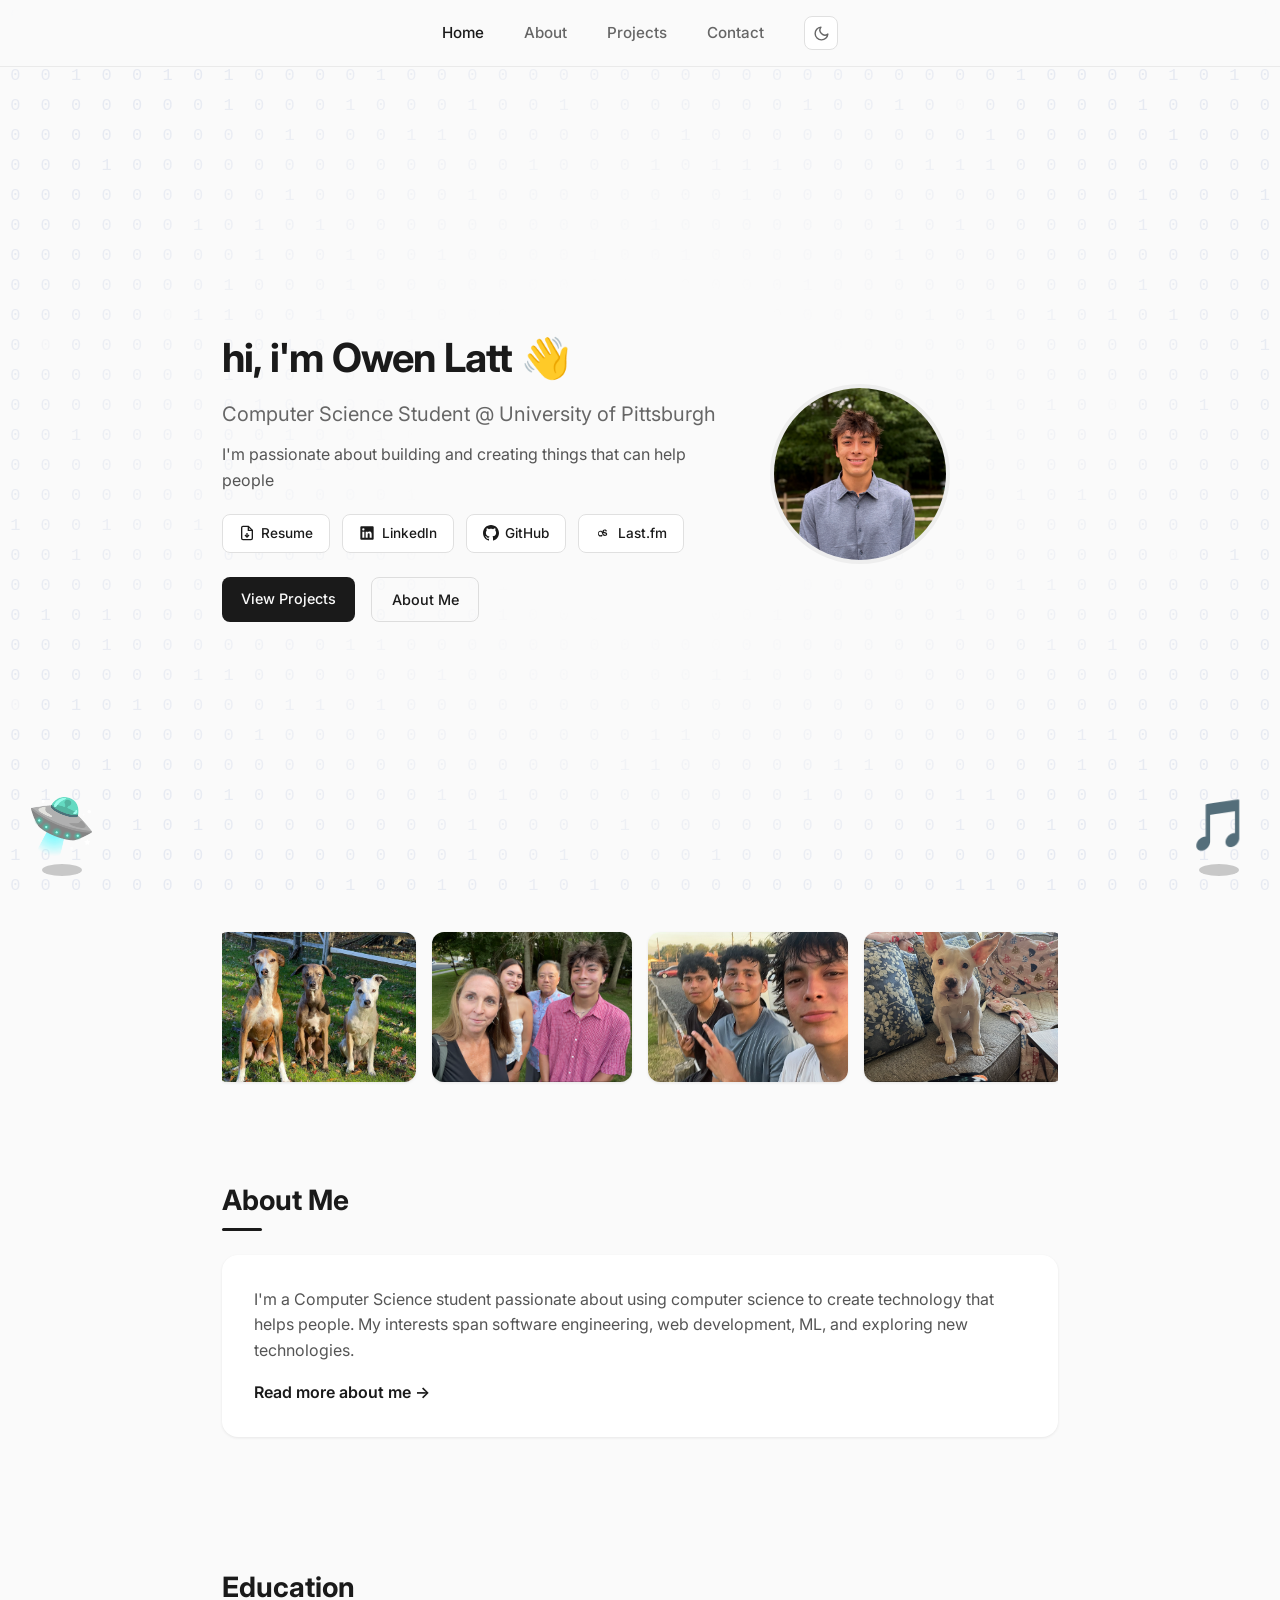
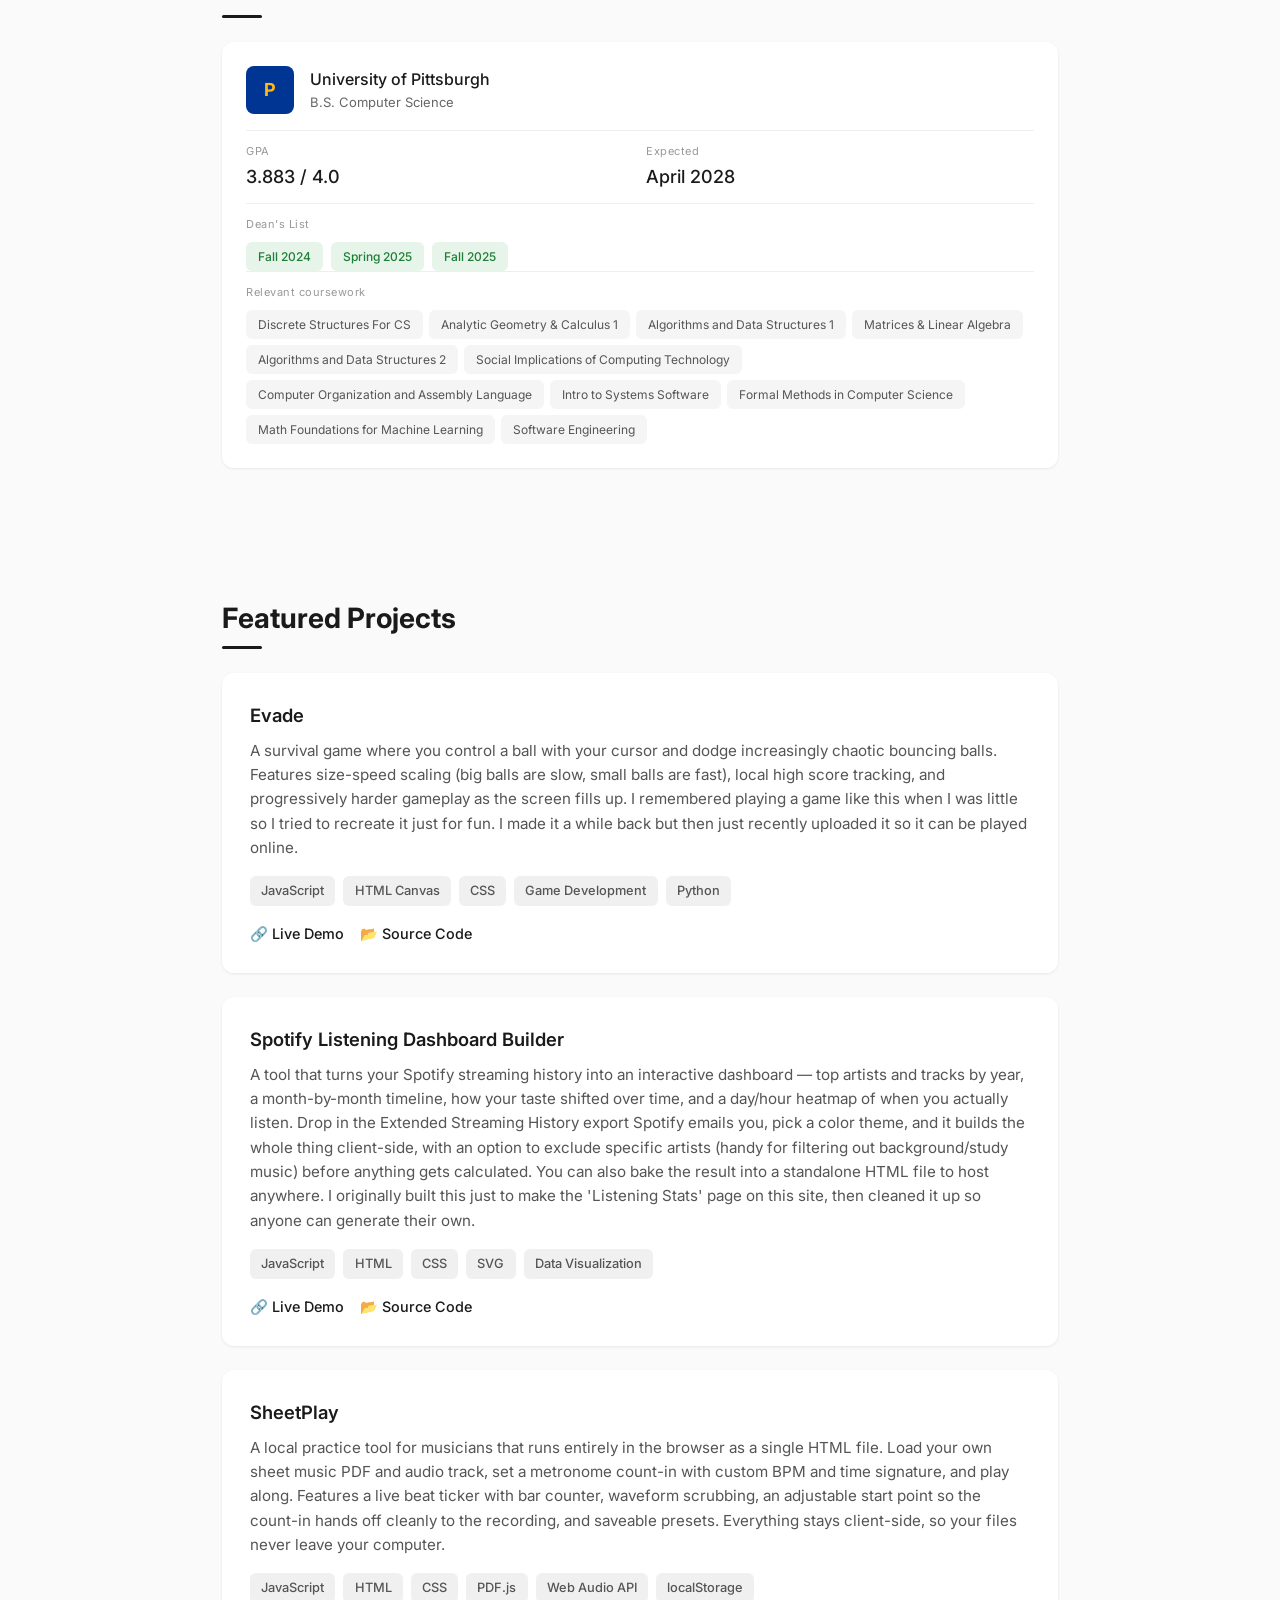
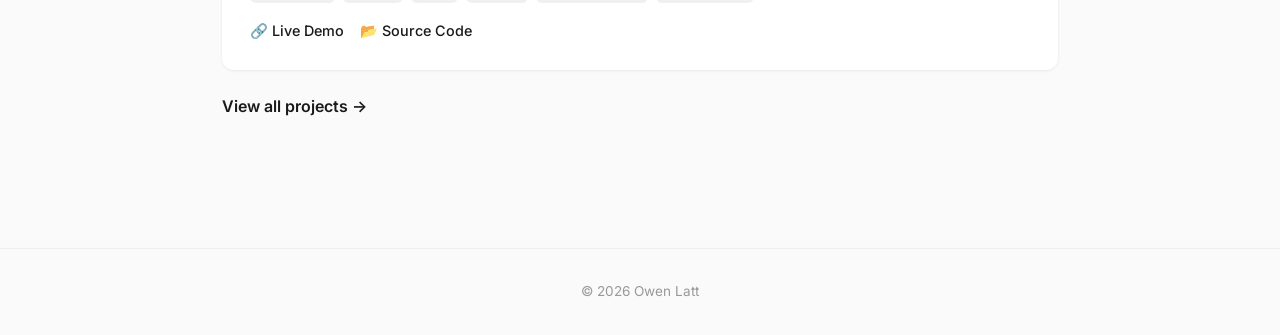
<file: index.html>
<!DOCTYPE html>
<html lang="en" data-theme="light">
<head>
  <meta charset="UTF-8">
  <meta name="viewport" content="width=device-width, initial-scale=1.0">
  <title>Owen Latt | CS Student</title>
  <link rel="preconnect" href="https://fonts.googleapis.com">
  <link rel="preconnect" href="https://fonts.gstatic.com" crossorigin>
  <link href="https://fonts.googleapis.com/css2?family=Inter:wght@400;500;600;700&display=swap" rel="stylesheet">
  <link rel="stylesheet" href="styles.css">
  <script>
    /* Set the theme before first paint so there's no white flash on a
       dark-mode reload. Must stay inline and stay here in <head>. */
    (function () {
      try {
        var saved = localStorage.getItem('theme');
        var prefersDark = window.matchMedia('(prefers-color-scheme: dark)').matches;
        document.documentElement.setAttribute('data-theme', saved || (prefersDark ? 'dark' : 'light'));
      } catch (e) {
        document.documentElement.setAttribute('data-theme', 'light');
      }
    })();
  </script>
</head>
<body>
  <nav>
    <ul>
      <li><a href="index.html" class="active">Home</a></li>
      <li><a href="about.html">About</a></li>
      <li><a href="projects.html">Projects</a></li>
      <li><a href="contact.html">Contact</a></li>
      <li>
        <button class="theme-toggle" id="themeToggle" type="button"
                aria-label="Switch between light and dark theme">
          <svg class="icon-moon" viewBox="0 0 24 24" fill="none" stroke="currentColor"
               stroke-width="2" stroke-linecap="round" stroke-linejoin="round" aria-hidden="true">
            <path d="M21 12.79A9 9 0 1 1 11.21 3 7 7 0 0 0 21 12.79z"/>
          </svg>
          <svg class="icon-sun" viewBox="0 0 24 24" fill="none" stroke="currentColor"
               stroke-width="2" stroke-linecap="round" stroke-linejoin="round" aria-hidden="true">
            <circle cx="12" cy="12" r="4"/>
            <path d="M12 2v2M12 20v2M4.93 4.93l1.41 1.41M17.66 17.66l1.41 1.41M2 12h2M20 12h2M6.34 17.66l-1.41 1.41M19.07 4.93l-1.41 1.41"/>
          </svg>
        </button>
      </li>
    </ul>
  </nav>

  <!-- Interactive 0/1 background. Sits behind the hero, full page width. -->
  <div class="bit-field" id="bitField" aria-hidden="true"></div>

  <div class="container">
    <div class="hero">
      <div class="hero-content">
        <div class="hero-text">
          <h1>hi, i'm Owen Latt <span class="wave">👋</span></h1>
          <p class="tagline">Computer Science Student @ University of Pittsburgh</p>
          <p class="bio">
            I'm passionate about building and creating things that can help people
          </p>

          <div class="quick-links">
            <a href="assets/Owen_Resume_Final.pdf" class="quick-link" title="Download Resume">
              <svg viewBox="0 0 24 24" fill="none" stroke="currentColor" stroke-width="2"><path d="M14 2H6a2 2 0 0 0-2 2v16a2 2 0 0 0 2 2h12a2 2 0 0 0 2-2V8z"/><polyline points="14 2 14 8 20 8"/><line x1="12" y1="18" x2="12" y2="12"/><polyline points="9 15 12 18 15 15"/></svg>
              Resume
            </a>
            <a href="https://www.linkedin.com/in/owenlatt/" class="quick-link" target="_blank" rel="noopener" title="LinkedIn">
              <svg viewBox="0 0 24 24" fill="currentColor"><path d="M20.5 2h-17A1.5 1.5 0 002 3.5v17A1.5 1.5 0 003.5 22h17a1.5 1.5 0 001.5-1.5v-17A1.5 1.5 0 0020.5 2zM8 19H5v-9h3zM6.5 8.25A1.75 1.75 0 118.3 6.5a1.78 1.78 0 01-1.8 1.75zM19 19h-3v-4.74c0-1.42-.6-1.93-1.38-1.93A1.74 1.74 0 0013 14.19a.66.66 0 000 .14V19h-3v-9h2.9v1.3a3.11 3.11 0 012.7-1.4c1.55 0 3.36.86 3.36 3.66z"/></svg>
              LinkedIn
            </a>
            <a href="https://github.com/owenlatt9" class="quick-link" target="_blank" rel="noopener" title="GitHub">
              <svg viewBox="0 0 24 24" fill="currentColor"><path d="M12 0c-6.626 0-12 5.373-12 12 0 5.302 3.438 9.8 8.207 11.387.599.111.793-.261.793-.577v-2.234c-3.338.726-4.033-1.416-4.033-1.416-.546-1.387-1.333-1.756-1.333-1.756-1.089-.745.083-.729.083-.729 1.205.084 1.839 1.237 1.839 1.237 1.07 1.834 2.807 1.304 3.492.997.107-.775.418-1.305.762-1.604-2.665-.305-5.467-1.334-5.467-5.931 0-1.311.469-2.381 1.236-3.221-.124-.303-.535-1.524.117-3.176 0 0 1.008-.322 3.301 1.23.957-.266 1.983-.399 3.003-.404 1.02.005 2.047.138 3.006.404 2.291-1.552 3.297-1.23 3.297-1.23.653 1.653.242 2.874.118 3.176.77.84 1.235 1.911 1.235 3.221 0 4.609-2.807 5.624-5.479 5.921.43.372.823 1.102.823 2.222v3.293c0 .319.192.694.801.576 4.765-1.589 8.199-6.086 8.199-11.386 0-6.627-5.373-12-12-12z"/></svg>
              GitHub
            </a>
            <a href="https://www.last.fm/user/OwenLatt" class="quick-link" target="_blank" rel="noopener" title="Last.fm">
              <svg viewBox="0 0 24 24" fill="currentColor"><path d="M8.1 15.4c-1.5 0-2.4-.9-2.4-2.6 0-1.6.9-2.5 2.3-2.5 1.1 0 1.8.5 2.3 1.7l.7 1.9c.6 1.7 1.8 2.6 3.7 2.6 2.3 0 3.6-1.2 3.6-3 0-1.5-.8-2.3-2.6-2.8l-1.3-.3c-.9-.2-1.2-.5-1.2-1 0-.6.5-1 1.3-1 .9 0 1.4.4 1.5 1.2l1.9-.3c-.2-1.6-1.4-2.5-3.3-2.5-2 0-3.3 1.1-3.3 2.8 0 1.4.8 2.3 2.5 2.7l1.4.3c1 .2 1.3.6 1.3 1.1 0 .7-.6 1.1-1.6 1.1-1.1 0-1.8-.5-2.2-1.6l-.7-1.9c-.7-1.8-1.9-2.7-3.8-2.7C6.1 8.6 4.5 10.3 4.5 13s1.5 4.3 3.9 4.3c1.3 0 2.3-.4 3-1.3l-1-1.3c-.6.5-1.3.7-2.3.7z"/></svg>
              Last.fm
            </a>
          </div>

          <div class="hero-cta">
            <a href="projects.html" class="btn-primary">View Projects</a>
            <a href="about.html" class="btn-secondary">About Me</a>
          </div>
        </div>
        <img src="assets/profile4.JPEG" alt="Owen Latt" class="profile-img">
      </div>
      <!-- Music station: now playing + monthly top albums (Last.fm) -->
      <section class="music-station" id="musicStation" hidden aria-label="What I'm listening to">
        <div class="ms-row">
          <div id="npSlot"></div>
          <div id="albumSlot"></div>
        </div>
      </section>
    </div>

    <!-- Photo Gallery Strip -->
    <div class="photo-strip">
      <div class="photo-strip-container">
        <div class="photo-item">
          <img src="assets/dogs2.jpg" alt="Charlie, Mochi and Winnie">
          <div class="photo-caption">
            <span>Charlie, Mochi, Winnie (rip) 🐾</span>
          </div>
        </div>
        <div class="photo-item">
          <img src="assets/fam2.JPEG" alt="My family">
          <div class="photo-caption">
            <span>My family</span>
            <div class="family-links">
              <a href="https://www.linkedin.com/in/aunglatt/" target="_blank" rel="noopener">Dad →</a>
              <a href="https://www.linkedin.com/in/laurellatt/" target="_blank" rel="noopener">Sister →</a>
            </div>
          </div>
        </div>
        <div class="photo-item">
          <img src="assets/friends.jpg" alt="Rhennan and Rhauan">
          <div class="photo-caption">
            <span>My boys 🇧🇷 (Rhennan, Rhauan)</span>
          </div>
        </div>
        <div class="photo-item">
          <img src="assets/roo2.jpg" alt="Roo">
          <div class="photo-caption">
            <span>Roo</span>
          </div>
        </div>
      </div>
    </div>

    <div class="section">
      <h2 class="section-title">About Me</h2>
      <div class="about-preview">
        <p>
          I'm a Computer Science student passionate about using computer science to create technology that helps people.
          My interests span software engineering, web development, ML, and exploring new technologies.
        </p>
        <a href="about.html" class="view-more">Read more about me →</a>
      </div>
    </div>

    <div class="section">
      <h2 class="section-title">Education</h2>
      <div class="education-card">
        <div class="education-header">
          <div class="education-logo">
            <span>P</span>
          </div>
          <div class="education-info">
            <p class="education-school">University of Pittsburgh</p>
            <p class="education-degree">B.S. Computer Science</p>
          </div>
        </div>

        <div class="education-stats">
          <div>
            <p class="stat-label">GPA</p>
            <p class="stat-value">3.883 / 4.0</p>
          </div>
          <div>
            <p class="stat-label">Expected</p>
            <p class="stat-value">April 2028</p>
          </div>
        </div>

        <div class="education-section">
          <p class="education-section-label">Dean's List</p>
          <div class="deans-list-tags">
            <span class="deans-tag">Fall 2024</span>
            <span class="deans-tag">Spring 2025</span>
            <span class="deans-tag">Fall 2025</span>
          </div>
        </div>

        <div class="education-section">
          <p class="education-section-label">Relevant coursework</p>
          <div class="coursework-tags">
            <span class="course-tag">Discrete Structures For CS</span>
            <span class="course-tag">Analytic Geometry &amp; Calculus 1</span>
            <span class="course-tag">Algorithms and Data Structures 1</span>
            <span class="course-tag">Matrices &amp; Linear Algebra</span>
            <span class="course-tag">Algorithms and Data Structures 2</span>
            <span class="course-tag">Social Implications of Computing Technology</span>
            <span class="course-tag">Computer Organization and Assembly Language</span>
            <span class="course-tag">Intro to Systems Software</span>
            <span class="course-tag">Formal Methods in Computer Science</span>
            <span class="course-tag">Math Foundations for Machine Learning</span>
            <span class="course-tag">Software Engineering</span>
          </div>
        </div>
      </div>
    </div>

    <div class="section">
      <h2 class="section-title">Featured Projects</h2>
      <div class="projects-grid" id="featured-projects">
        <!-- Projects loaded from projects.js -->
      </div>
      <p style="margin-top: 1.5rem;"><a href="projects.html" class="view-more">View all projects →</a></p>
    </div>
  </div>

  <footer>
    <p>© 2026 Owen Latt</p>
  </footer>

  <!-- Floating Game Icon -->
  <div class="game-trigger-container">
    <a href="game.html" target="_blank" rel="noopener" class="game-trigger" aria-label="Play Evade">🛸</a>
    <div class="game-trigger-shadow"></div>
  </div>

  <!-- Floating Music Icon -->
  <div class="music-trigger-container">
    <span class="music-trigger-tooltip">See my listening stats &rarr;</span>
    <a href="listening.html" target="_blank" rel="noopener" class="music-trigger" aria-label="Listening stats">🎵</a>
    <div class="music-trigger-shadow"></div>
  </div>

  <script src="theme.js" defer></script>
  <script src="bitfield.js" defer></script>
  <script src="music-station.js" defer></script>
  <script src="projects.js"></script>
  <script>
    renderProjects('featured-projects', true);
  </script>
</body>
</html>
</file>
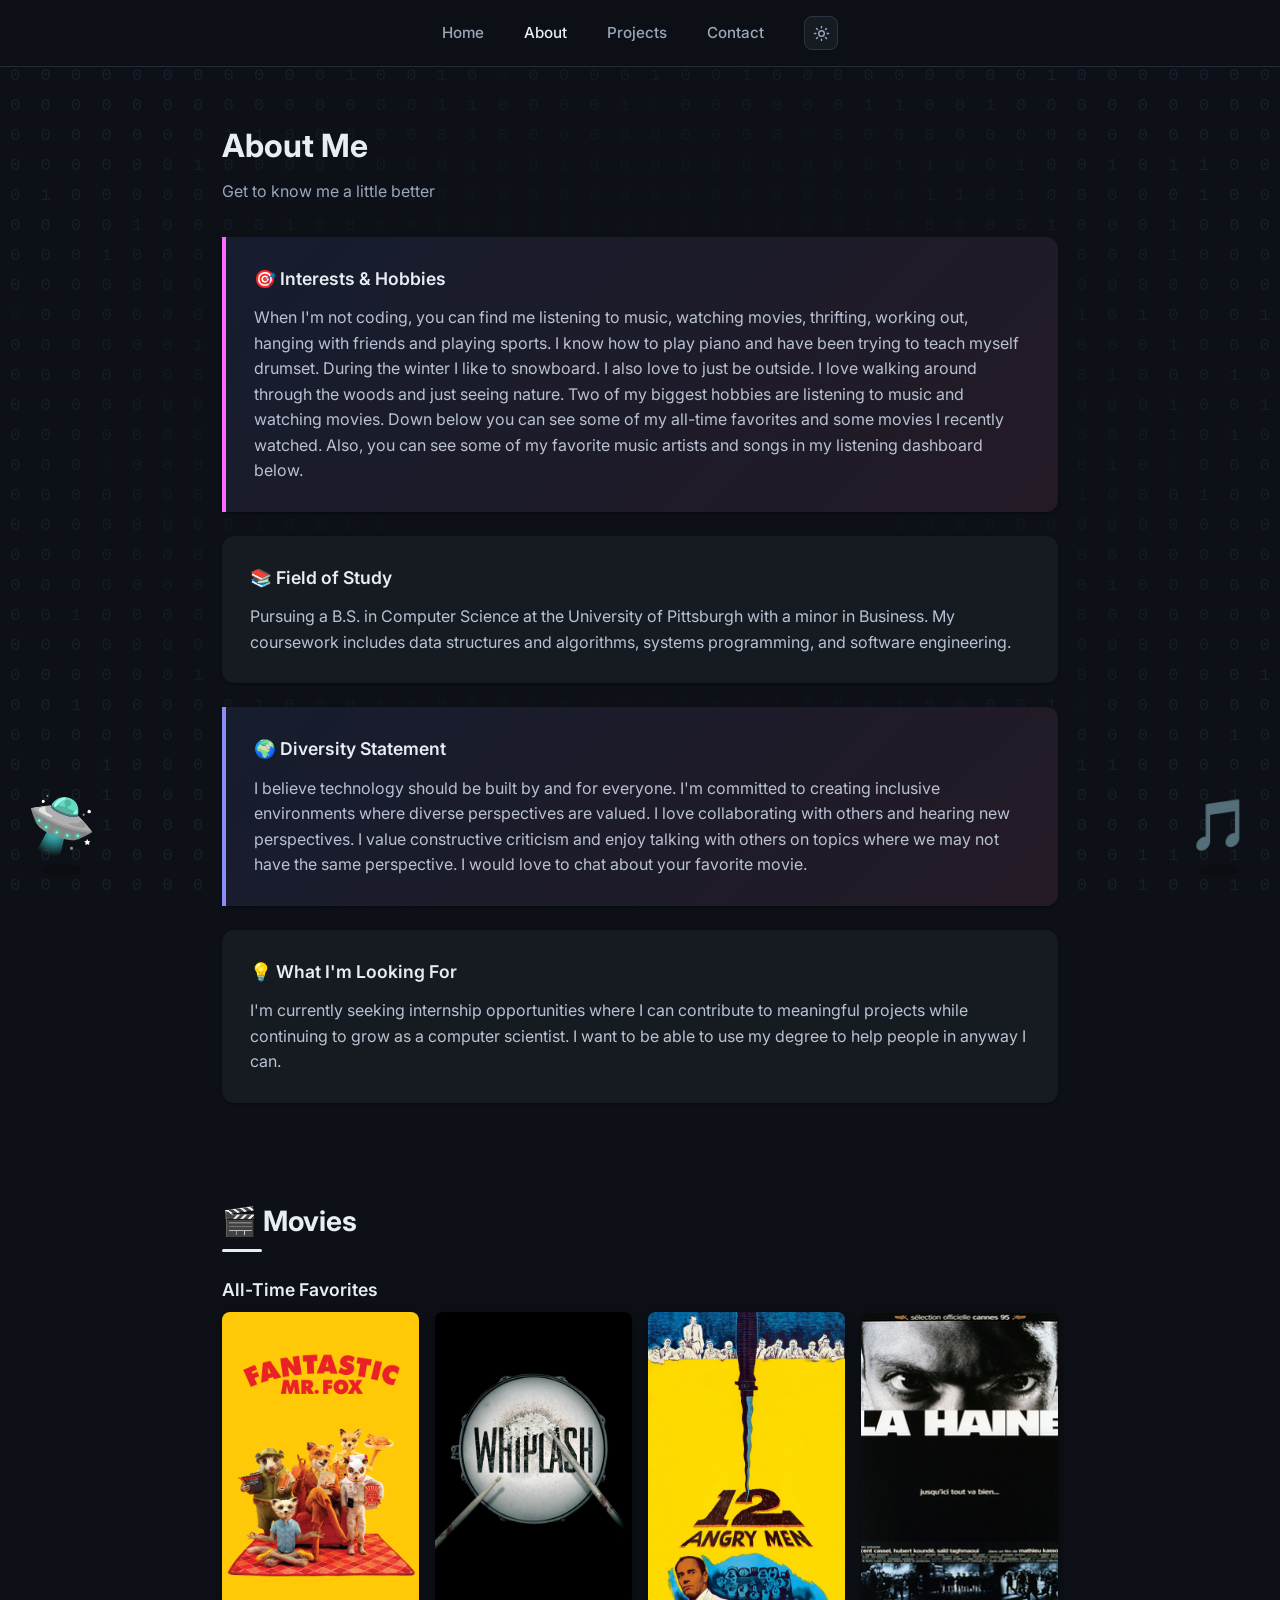
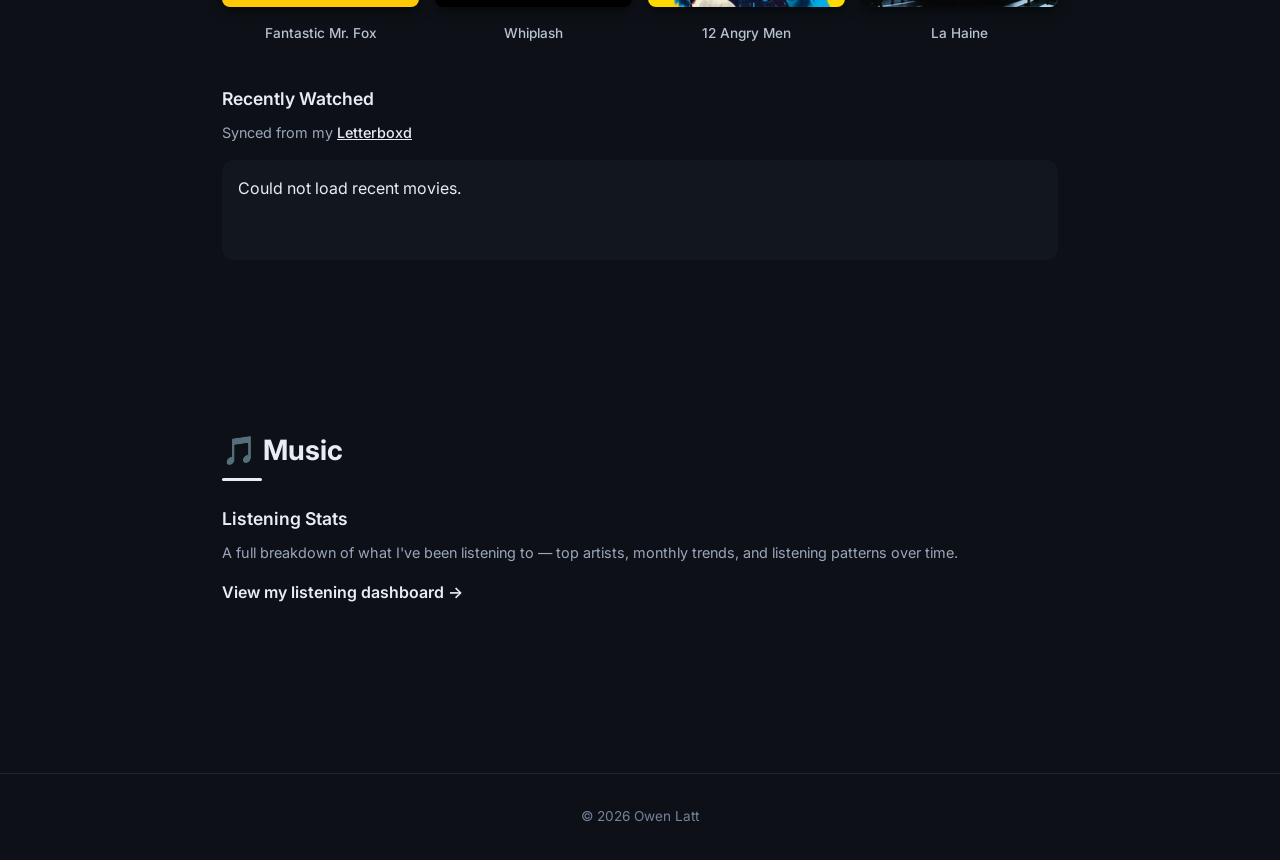
<file: about.html>
<!DOCTYPE html>
<html lang="en" data-theme="dark">
<head>
<meta charset="UTF-8">
<meta name="viewport" content="width=device-width, initial-scale=1.0">
<title>About | Owen Latt</title>
<link rel="preconnect" href="https://fonts.googleapis.com">
<link href="https://fonts.googleapis.com/css2?family=Inter:wght@400;500;600;700&display=swap" rel="stylesheet">
<link rel="stylesheet" href="styles.css">
  <script>
    /* Set the theme before first paint so there's no white flash.
       Must stay inline and stay here in <head>. Dark is the default. */
    (function () {
      try {
        var saved = localStorage.getItem('theme');
        document.documentElement.setAttribute('data-theme', saved || 'dark');
      } catch (e) {
        document.documentElement.setAttribute('data-theme', 'dark');
      }
    })();
  </script>
</head>
<body>
<nav>
<ul>
<li><a href="index.html">Home</a></li>
<li><a href="about.html" class="active">About</a></li>
<li><a href="projects.html">Projects</a></li>
<li><a href="contact.html">Contact</a></li>
      <li>
        <button class="theme-toggle" id="themeToggle" type="button"
                aria-label="Switch between light and dark theme">
          <svg class="icon-moon" viewBox="0 0 24 24" fill="none" stroke="currentColor"
               stroke-width="2" stroke-linecap="round" stroke-linejoin="round" aria-hidden="true">
            <path d="M21 12.79A9 9 0 1 1 11.21 3 7 7 0 0 0 21 12.79z"/>
          </svg>
          <svg class="icon-sun" viewBox="0 0 24 24" fill="none" stroke="currentColor"
               stroke-width="2" stroke-linecap="round" stroke-linejoin="round" aria-hidden="true">
            <circle cx="12" cy="12" r="4"/>
            <path d="M12 2v2M12 20v2M4.93 4.93l1.41 1.41M17.66 17.66l1.41 1.41M2 12h2M20 12h2M6.34 17.66l-1.41 1.41M19.07 4.93l-1.41 1.41"/>
          </svg>
        </button>
      </li>
</ul>
</nav>
<!--Bit Field-->
<div class="bit-field" id="bitField" aria-hidden="true"></div>

<div class="container">
<div class="page-header">
<h1>About Me</h1>
<p>Get to know me a little better</p>
</div>

<div class="about-grid">
<div class="about-card full-width aboutme-card">
<h3>🎯 Interests & Hobbies</h3>
<p>
When I'm not coding, you can find me listening to music, watching movies, thrifting, working out, hanging with friends and playing sports.
I know how to play piano and have been trying to teach myself drumset. During the winter I like to snowboard. I also love to
just be outside. I love walking around through the woods and just seeing nature.
Two of my biggest hobbies are listening to music and watching movies. Down below you can see some of my all-time favorites and some movies
I recently watched. Also, you can see some of my favorite music artists and songs in my listening dashboard below.
</p>
</div>

<div class="about-card full-width">
<h3>📚 Field of Study</h3>
<p>
Pursuing a B.S. in Computer Science at the University of Pittsburgh with a minor in Business.
My coursework includes data structures and algorithms, systems programming,
and software engineering.
</p>
</div>

<div class="about-card full-width diversity-card">
<h3>🌍 Diversity Statement</h3>
<p>
I believe technology should be built by and for everyone. I'm committed
to creating inclusive environments where diverse perspectives are valued.
I love collaborating with others and hearing new perspectives. I value
constructive criticism and enjoy talking with others on topics where
we may not have the same perspective. I would love to chat about your favorite movie.
</p>
</div>

<div class="about-card full-width">
<h3>💡 What I'm Looking For</h3>
<p>
I'm currently seeking internship opportunities where I can contribute to
meaningful projects while continuing to grow as a computer scientist.
I want to be able to use my degree to help people in anyway I can.
</p>
</div>
</div>

<!-- Movies Section -->
<div class="section">
<h2 class="section-title">🎬 Movies</h2>

<!-- Favorite Movies -->
<div class="movies-subsection">
<h3 class="movies-subsection-title">All-Time Favorites</h3>
<div class="favorite-movies-grid">
<div class="movie-card">
<img src="assets/movies/fantasticmrfox.jpg" alt="Fantastic Mr. Fox">
<p class="movie-title">Fantastic Mr. Fox</p>
</div>
<div class="movie-card">
<img src="assets/movies/whiplash.jpg" alt="Whiplash">
<p class="movie-title">Whiplash</p>
</div>
<div class="movie-card">
<img src="assets/movies/12angrymen.jpg" alt="12 Angry Men">
<p class="movie-title">12 Angry Men</p>
</div>
<div class="movie-card">
<img src="assets/movies/La_Haine.jpg" alt="La Haine">
<p class="movie-title">La Haine</p>
</div>
</div>
</div>

<!-- Recently Watched -->
<div class="movies-subsection">
<h3 class="movies-subsection-title">Recently Watched</h3>
<p class="movies-subtitle">Synced from my <a href="https://letterboxd.com/0pL" target="_blank">Letterboxd</a></p>
<div id="letterboxd-embed-wrapper-tc" class="letterboxd-embed">
<p class="loading-text">Loading recent watches...</p>
</div>
</div>
</div>

<!-- Music Section -->
<div class="section">
<h2 class="section-title">🎵 Music</h2>

<!-- Listening Dashboard -->
<div class="movies-subsection">
<h3 class="movies-subsection-title">Listening Stats</h3>
<p class="movies-subtitle">A full breakdown of what I've been listening to &mdash; top artists, monthly trends, and listening patterns over time.</p>
<a href="listening.html" class="view-more">View my listening dashboard &rarr;</a>
</div>
</div>
</div>

<footer>
<p>© 2026 Owen Latt</p>
</footer>

<!-- Floating Game Icon -->
<div class="game-trigger-container">
<a href="game.html" target="_blank" class="game-trigger">🛸</a>
<div class="game-trigger-shadow"></div>
</div>
<!-- Floating Music Icon -->
<div class="music-trigger-container">
<span class="music-trigger-tooltip">See my listening stats &rarr;</span>
<a href="listening.html" target="_blank" class="music-trigger">🎵</a>
<div class="music-trigger-shadow"></div>
</div>

<script>
// Letterboxd embed
fetch('https://lb-embed-content.bokonon.dev?username=0pL')
.then(response => response.text())
.then(data => {
document.getElementById('letterboxd-embed-wrapper-tc').innerHTML = data;
})
.catch(error => {
document.getElementById('letterboxd-embed-wrapper-tc').innerHTML = '<p>Could not load recent movies.</p>';
});
</script>
<script src="theme.js" defer></script>
<script src="bitfield.js" defer></script>
</body>
</html>
</file>
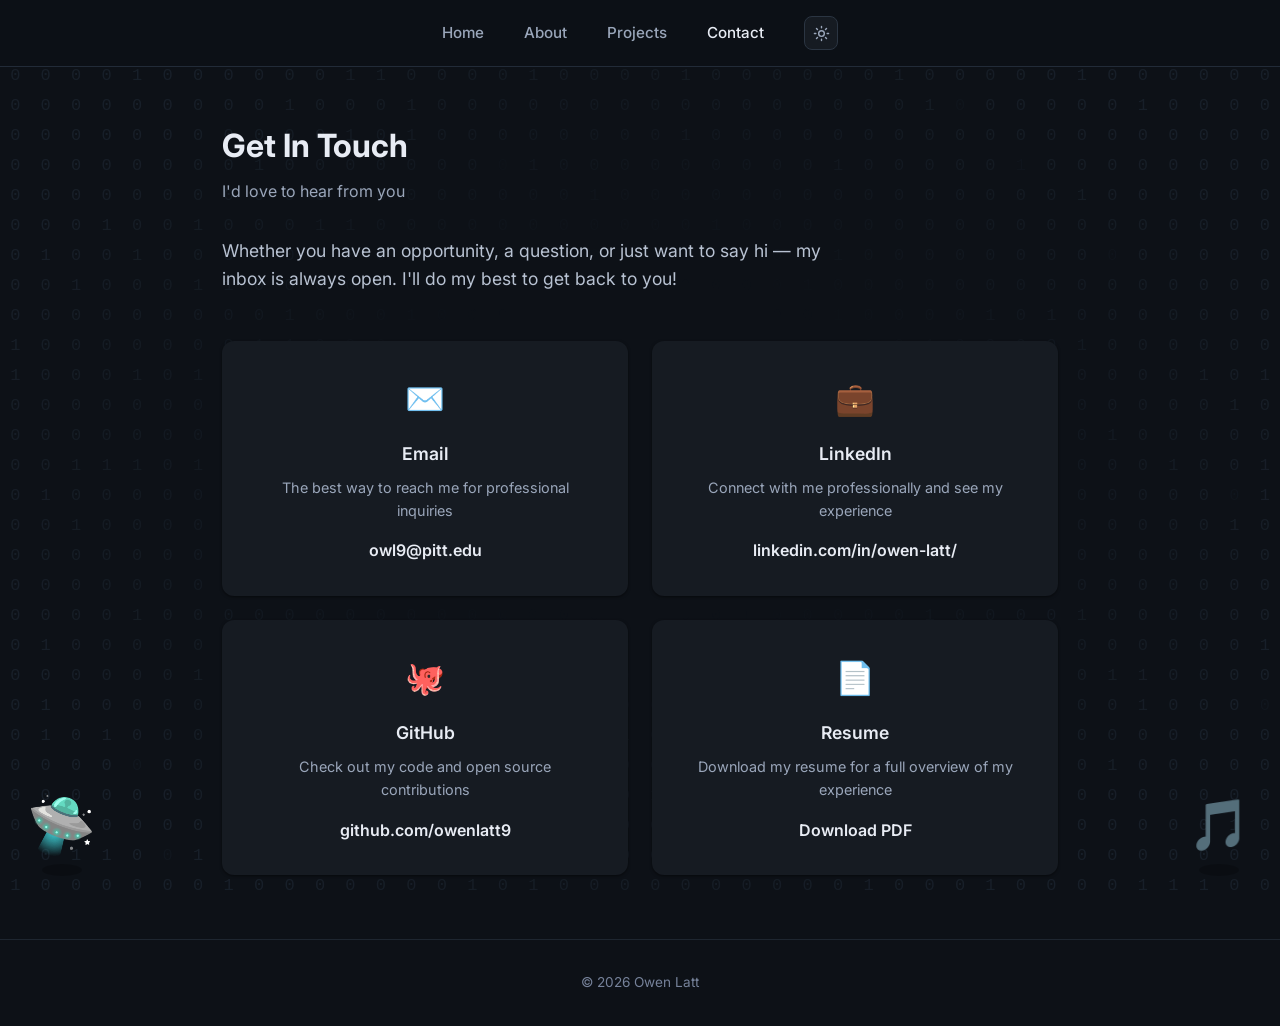
<file: contact.html>
<!DOCTYPE html>
<html lang="en" data-theme="dark">
<head>
  <meta charset="UTF-8">
  <meta name="viewport" content="width=device-width, initial-scale=1.0">
  <title>Contact | Owen Latt</title>
  <link rel="preconnect" href="https://fonts.googleapis.com">
  <link href="https://fonts.googleapis.com/css2?family=Inter:wght@400;500;600;700&display=swap" rel="stylesheet">
  <link rel="stylesheet" href="styles.css">
  <script>
    /* Set the theme before first paint so there's no white flash.
       Must stay inline and stay here in <head>. Dark is the default. */
    (function () {
      try {
        var saved = localStorage.getItem('theme');
        document.documentElement.setAttribute('data-theme', saved || 'dark');
      } catch (e) {
        document.documentElement.setAttribute('data-theme', 'dark');
      }
    })();
  </script>
</head>
<body>
  <nav>
    <ul>
      <li><a href="index.html">Home</a></li>
      <li><a href="about.html">About</a></li>
      <li><a href="projects.html">Projects</a></li>
      <li><a href="contact.html" class="active">Contact</a></li>
      <li>
        <button class="theme-toggle" id="themeToggle" type="button"
                aria-label="Switch between light and dark theme">
          <svg class="icon-moon" viewBox="0 0 24 24" fill="none" stroke="currentColor"
               stroke-width="2" stroke-linecap="round" stroke-linejoin="round" aria-hidden="true">
            <path d="M21 12.79A9 9 0 1 1 11.21 3 7 7 0 0 0 21 12.79z"/>
          </svg>
          <svg class="icon-sun" viewBox="0 0 24 24" fill="none" stroke="currentColor"
               stroke-width="2" stroke-linecap="round" stroke-linejoin="round" aria-hidden="true">
            <circle cx="12" cy="12" r="4"/>
            <path d="M12 2v2M12 20v2M4.93 4.93l1.41 1.41M17.66 17.66l1.41 1.41M2 12h2M20 12h2M6.34 17.66l-1.41 1.41M19.07 4.93l-1.41 1.41"/>
          </svg>
        </button>
      </li>
    </ul>
  </nav>
  <!--Bit Field-->
  <div class="bit-field" id="bitField" aria-hidden="true"></div>

  <div class="container">
    <div class="page-header">
      <h1>Get In Touch</h1>
      <p>I'd love to hear from you</p>
    </div>

    <div class="contact-intro">
      <p>
        Whether you have an opportunity, a question, or just want to say hi — 
        my inbox is always open. I'll do my best to get back to you!
      </p>
    </div>

    <div class="contact-methods">
      <div class="contact-card">
        <div class="icon">✉️</div>
        <h3>Email</h3>
        <p>The best way to reach me for professional inquiries</p>
        <a href="mailto:owl9@pitt.edu">owl9@pitt.edu</a>
      </div>

      <div class="contact-card">
        <div class="icon">💼</div>
        <h3>LinkedIn</h3>
        <p>Connect with me professionally and see my experience</p>
        <a href="https://www.linkedin.com/in/owenlatt/" target="_blank">linkedin.com/in/owen-latt/</a>
      </div>

      <div class="contact-card">
        <div class="icon">🐙</div>
        <h3>GitHub</h3>
        <p>Check out my code and open source contributions</p>
        <a href="https://github.com/owenlatt9" target="_blank">github.com/owenlatt9</a>
      </div>

      <div class="contact-card">
        <div class="icon">📄</div>
        <h3>Resume</h3>
        <p>Download my resume for a full overview of my experience</p>
        <a href="assets/resume.pdf" download>Download PDF</a>
      </div>
    </div>
  </div>

  <footer>
    <p>© 2026 Owen Latt</p>
  </footer>
  <!-- Floating Game Icon -->
  <div class="game-trigger-container">
    <a href="game.html" target="_blank" class="game-trigger">🛸</a>
    <div class="game-trigger-shadow"></div>
  </div>
  <!-- Floating Music Icon -->
  <div class="music-trigger-container">
    <span class="music-trigger-tooltip">See my listening stats &rarr;</span>
    <a href="listening.html" target="_blank" class="music-trigger">🎵</a>
    <div class="music-trigger-shadow"></div>
  </div>

  <script src="theme.js" defer></script>
  <script src="bitfield.js" defer></script>
</body>
</html>
</file>
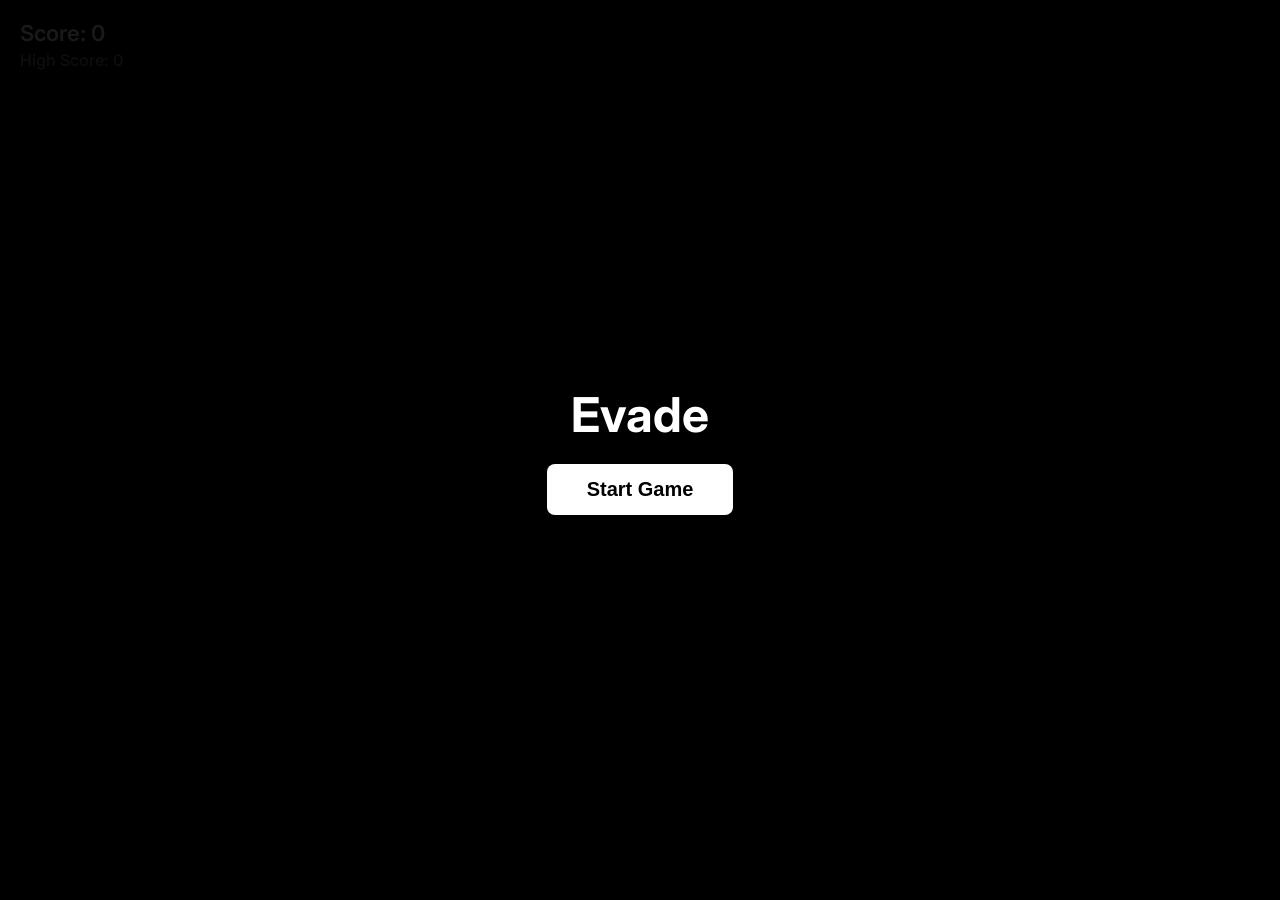
<file: game.html>
<!DOCTYPE html>
<html lang="en">
<head>
  <meta charset="UTF-8">
  <meta name="viewport" content="width=device-width, initial-scale=1.0">
  <title>Evade</title>
  <link rel="preconnect" href="https://fonts.googleapis.com">
  <link href="https://fonts.googleapis.com/css2?family=Inter:wght@400;500;600;700&display=swap" rel="stylesheet">
  <style>
    * { margin: 0; padding: 0; box-sizing: border-box; }
    
    body {
      font-family: 'Inter', sans-serif;
      background: #000;
      overflow: hidden;
      display: flex;
      justify-content: center;
      align-items: center;
      min-height: 100vh;
    }

    #gameContainer {
      position: relative;
      width: 100vw;
      height: 100vh;
    }

    #gameCanvas {
      display: block;
      background: #000;
    }

    #startScreen, #gameOverScreen {
      position: absolute;
      top: 0;
      left: 0;
      width: 100%;
      height: 100%;
      display: flex;
      flex-direction: column;
      justify-content: center;
      align-items: center;
      background: rgba(0, 0, 0, 0.9);
      z-index: 10;
    }

    #gameOverScreen {
      display: none;
    }

    h1 {
      color: white;
      font-size: 48px;
      font-weight: 700;
      margin-bottom: 20px;
    }

    .game-over-title {
      color: #ff4444;
      font-size: 56px;
      font-weight: 700;
      margin-bottom: 10px;
    }

    .final-score {
      color: white;
      font-size: 28px;
      margin-bottom: 8px;
    }

    .final-high-score {
      color: #888;
      font-size: 18px;
      margin-bottom: 30px;
    }

    .game-btn {
      padding: 14px 40px;
      font-size: 20px;
      font-weight: 600;
      background: white;
      color: black;
      border: none;
      border-radius: 8px;
      cursor: pointer;
      transition: transform 0.2s, background 0.2s;
    }

    .game-btn:hover {
      transform: scale(1.05);
      background: #eee;
    }

    #score {
      position: absolute;
      top: 20px;
      left: 20px;
      color: white;
      font-size: 22px;
      font-weight: 600;
      z-index: 5;
    }

    #highScore {
      position: absolute;
      top: 50px;
      left: 20px;
      color: #888;
      font-size: 16px;
      font-weight: 500;
      z-index: 5;
    }

    .new-high-score {
      color: #FFB81C;
      font-size: 24px;
      margin-bottom: 10px;
      animation: pulse 0.5s ease-in-out infinite alternate;
    }

    @keyframes pulse {
      from { transform: scale(1); }
      to { transform: scale(1.1); }
    }
  </style>
</head>
<body>
  <div id="gameContainer">
    <canvas id="gameCanvas"></canvas>
    <div id="score">Score: 0</div>
    <div id="highScore">High Score: 0</div>

    <!-- Start Screen -->
    <div id="startScreen">
      <h1>Evade</h1>
      <button class="game-btn" onclick="startGame()">Start Game</button>
    </div>

    <!-- Game Over Screen -->
    <div id="gameOverScreen">
      <div class="game-over-title">GAME OVER</div>
      <div class="final-score" id="finalScore">Final Score: 0</div>
      <div class="final-high-score" id="finalHighScore">High Score: 0</div>
      <button class="game-btn" onclick="restartGame()">Play Again</button>
    </div>
  </div>

  <script>
    // --- CONFIGURATION ---
    const MIN_BALL_SIZE = 15;
    const MAX_BALL_SIZE = 85;
    const PLAYER_SIZE = 15;
    const SPEED_MULTIPLIER = 1.0;
    const BALL_SPAWN_INTERVAL = 3000; // 3 seconds
    const TARGET_FPS = 60; // Game balanced around 60fps — speeds scale to feel the same on any monitor

    // --- GAME STATE ---
    const canvas = document.getElementById('gameCanvas');
    const ctx = canvas.getContext('2d');
    let gameWidth, gameHeight;
    let gameActive = false;
    let score = 0;
    let highScore = parseInt(localStorage.getItem('ballGameHighScore')) || 0;
    let balls = [];
    let player = { x: 0, y: 0, radius: PLAYER_SIZE };
    let ballSpawnTimer = null;
    let scoreTimer = null;
    let animationId = null;
    let lastFrameTime = 0; // Tracks when the last frame rendered, used for delta time

    // Display saved high score on load
    document.getElementById('highScore').textContent = `High Score: ${highScore}`;

    // --- RESIZE CANVAS ---
    function resizeCanvas() {
      gameWidth = window.innerWidth;
      gameHeight = window.innerHeight;
      canvas.width = gameWidth;
      canvas.height = gameHeight;
      player.x = gameWidth / 2;
      player.y = gameHeight / 2;
    }
    
    window.addEventListener('resize', resizeCanvas);
    resizeCanvas();

    // --- MOUSE TRACKING ---
    canvas.addEventListener('mousemove', (e) => {
      let x = e.clientX;
      let y = e.clientY;
      
      // Keep player within bounds
      if (x < PLAYER_SIZE) x = PLAYER_SIZE;
      if (x > gameWidth - PLAYER_SIZE) x = gameWidth - PLAYER_SIZE;
      if (y < PLAYER_SIZE) y = PLAYER_SIZE;
      if (y > gameHeight - PLAYER_SIZE) y = gameHeight - PLAYER_SIZE;
      
      player.x = x;
      player.y = y;
    });

    // --- BALL CLASS ---
    class Ball {
      constructor(x, y, radius, color, xSpeed, ySpeed) {
        this.x = x;
        this.y = y;
        this.radius = radius;
        this.color = color;
        this.xSpeed = xSpeed;
        this.ySpeed = ySpeed;
        this.onscreen = false;
      }

      // deltaScale = how much of a "normal 60fps frame" has elapsed
      // On a 60Hz monitor this is ~1.0, on 144Hz it's ~0.42, on 240Hz it's ~0.25
      move(deltaScale) {
        if (this.isOnScreen()) {
          this.onscreen = true;
        }
        
        if (this.onscreen) {
          this.bounce();
        }
        
        this.x += this.xSpeed * deltaScale;
        this.y += this.ySpeed * deltaScale;
      }

      bounce() {
        if (this.x + this.radius > gameWidth) {
          this.xSpeed = -Math.abs(this.xSpeed);
        }
        if (this.x - this.radius < 0) {
          this.xSpeed = Math.abs(this.xSpeed);
        }
        if (this.y + this.radius > gameHeight) {
          this.ySpeed = -Math.abs(this.ySpeed);
        }
        if (this.y - this.radius < 0) {
          this.ySpeed = Math.abs(this.ySpeed);
        }
      }

      isOnScreen() {
        return (
          this.x - this.radius > 0 &&
          this.x + this.radius < gameWidth &&
          this.y - this.radius > 0 &&
          this.y + this.radius < gameHeight
        );
      }

      draw() {
        ctx.beginPath();
        ctx.arc(this.x, this.y, this.radius, 0, Math.PI * 2);
        ctx.fillStyle = this.color;
        ctx.fill();
        ctx.closePath();
      }
    }

    // --- HELPER FUNCTIONS ---
    function randomColor() {
      return '#' + Math.floor(Math.random() * 16777215).toString(16).padStart(6, '0');
    }

    function isCollision(ball1, ball2) {
      const dx = ball2.x - ball1.x;
      const dy = ball2.y - ball1.y;
      const distance = Math.sqrt(dx * dx + dy * dy);
      return distance <= (ball1.radius + ball2.radius);
    }

    function makeBall() {
      // Size and speed are linked on a scale (small = fast, big = slow)
      const sizeRoll = Math.random(); // 0 to 1
      const radius = MIN_BALL_SIZE + sizeRoll * (MAX_BALL_SIZE - MIN_BALL_SIZE);
      
      // Speed is inverse of size: small balls are fast, big balls are slow
      const maxSpeed = 8;
      const minSpeed = 2;
      const speed = (maxSpeed - sizeRoll * (maxSpeed - minSpeed)) * SPEED_MULTIPLIER;
      
      const side = Math.floor(Math.random() * 4) + 1;
      let startX, startY;

      if (side === 1) { // Top
        startX = Math.random() * (gameWidth - radius * 2) + radius;
        startY = -radius * 2;
      } else if (side === 2) { // Right
        startX = gameWidth + radius * 2;
        startY = Math.random() * (gameHeight - radius * 2) + radius;
      } else if (side === 3) { // Bottom
        startX = Math.random() * (gameWidth - radius * 2) + radius;
        startY = gameHeight + radius * 2;
      } else { // Left
        startX = -radius * 2;
        startY = Math.random() * (gameHeight - radius * 2) + radius;
      }

      const targetX = gameWidth / 3 + Math.random() * (gameWidth / 3);
      const targetY = gameHeight / 3 + Math.random() * (gameHeight / 3);

      const dx = targetX - startX;
      const dy = targetY - startY;
      const distance = Math.sqrt(dx * dx + dy * dy);

      const xSpeed = (dx / distance) * speed;
      const ySpeed = (dy / distance) * speed;

      balls.push(new Ball(startX, startY, radius, randomColor(), xSpeed, ySpeed));
    }

    // --- DRAWING ---
    function drawPlayer() {
      ctx.beginPath();
      ctx.arc(player.x, player.y, player.radius, 0, Math.PI * 2);
      ctx.fillStyle = 'yellow';
      ctx.fill();
      ctx.closePath();
    }

    // --- GAME LOOP ---
    // requestAnimationFrame passes us a timestamp (ms since page load) automatically
    function gameLoop(currentTime) {
      if (!gameActive) return;

      // Calculate delta time — how long since the last frame
      // If this is the first frame, pretend a normal 60fps frame just passed
      if (lastFrameTime === 0) lastFrameTime = currentTime;
      const deltaMs = currentTime - lastFrameTime;
      lastFrameTime = currentTime;

      // deltaScale: 1.0 means "one 60fps frame's worth of time passed"
      // Multiplying speeds by this keeps motion consistent across refresh rates
      // Cap at 3.0 so tab-switching doesn't teleport balls across the screen
      const deltaScale = Math.min(deltaMs / (1000 / TARGET_FPS), 3.0);

      // Clear canvas
      ctx.clearRect(0, 0, gameWidth, gameHeight);

      // Move and draw balls
      for (let ball of balls) {
        ball.move(deltaScale);
        ball.draw();

        // Check collision with player
        if (isCollision(player, ball)) {
          gameOver();
          return;
        }
      }

      // Draw player on top
      drawPlayer();

      animationId = requestAnimationFrame(gameLoop);
    }

    // --- SCORE TIMER ---
    function updateScore() {
      if (!gameActive) return;
      score++;
      document.getElementById('score').textContent = `Score: ${score}`;
      scoreTimer = setTimeout(updateScore, 1000);
    }

    // --- BALL SPAWNER ---
    function spawnBalls() {
      if (!gameActive) return;
      makeBall();
      ballSpawnTimer = setTimeout(spawnBalls, BALL_SPAWN_INTERVAL);
    }

    // --- GAME CONTROLS ---
    function startGame() {
      document.getElementById('startScreen').style.display = 'none';
      gameActive = true;
      score = 0;
      balls = [];
      lastFrameTime = 0; // Reset so first-frame delta starts clean
      document.getElementById('score').textContent = 'Score: 0';
      
      makeBall();
      requestAnimationFrame(gameLoop);
      scoreTimer = setTimeout(updateScore, 1000);
      ballSpawnTimer = setTimeout(spawnBalls, BALL_SPAWN_INTERVAL);
    }

    function gameOver() {
      gameActive = false;
      
      if (ballSpawnTimer) clearTimeout(ballSpawnTimer);
      if (scoreTimer) clearTimeout(scoreTimer);
      if (animationId) cancelAnimationFrame(animationId);

      // Check for new high score
      let isNewHighScore = false;
      if (score > highScore) {
        highScore = score;
        localStorage.setItem('ballGameHighScore', highScore);
        document.getElementById('highScore').textContent = `High Score: ${highScore}`;
        isNewHighScore = true;
      }

      // Build game over message
      let gameOverHTML = '';
      if (isNewHighScore) {
        gameOverHTML = '<div class="new-high-score">🎉 NEW HIGH SCORE! 🎉</div>';
      }
      gameOverHTML += `Final Score: ${score}`;
      
      document.getElementById('finalScore').innerHTML = gameOverHTML;
      document.getElementById('finalHighScore').textContent = `High Score: ${highScore}`;
      document.getElementById('gameOverScreen').style.display = 'flex';
    }

    function restartGame() {
      document.getElementById('gameOverScreen').style.display = 'none';
      startGame();
    }
  </script>
</body>
</html>
</file>
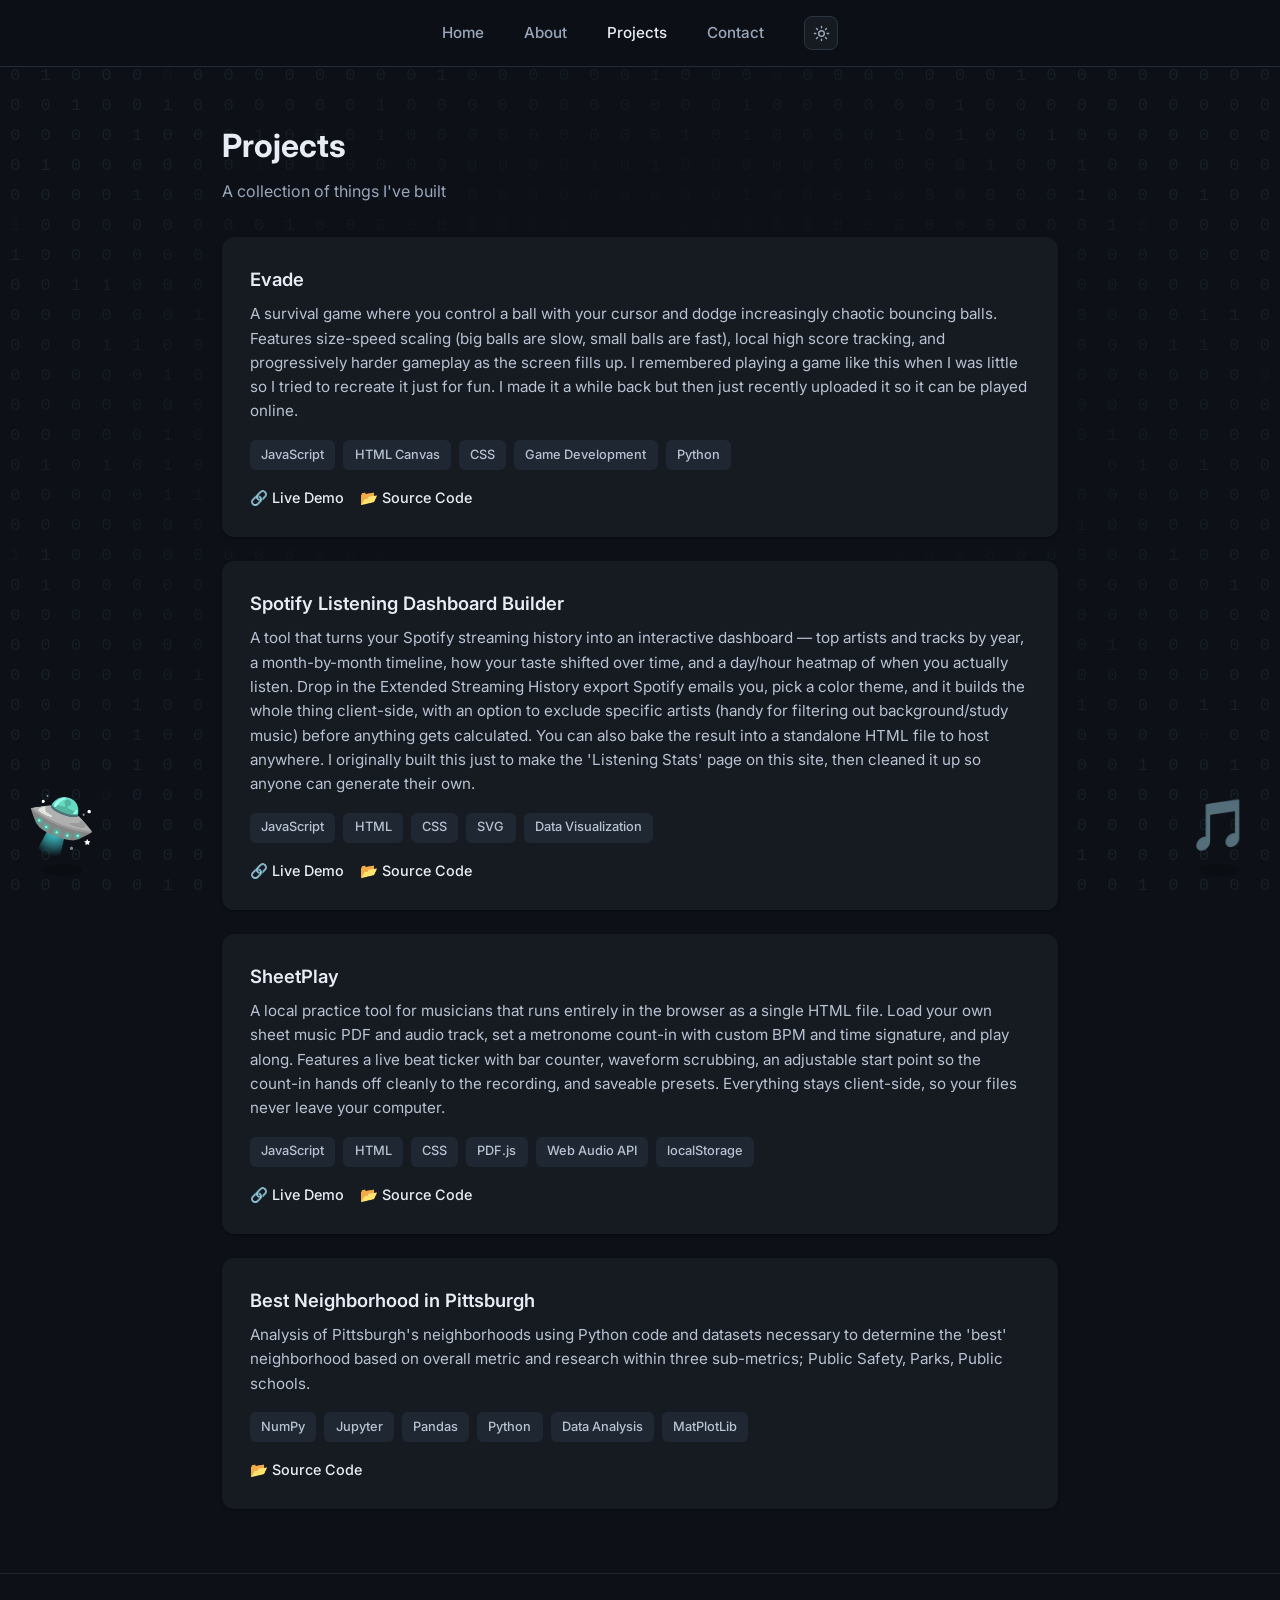
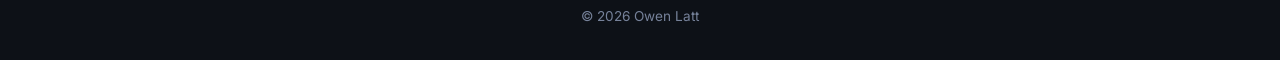
<file: projects.html>
<!DOCTYPE html>
<html lang="en" data-theme="dark">
<head>
  <meta charset="UTF-8">
  <meta name="viewport" content="width=device-width, initial-scale=1.0">
  <title>Projects | Owen Latt</title>
  <link rel="preconnect" href="https://fonts.googleapis.com">
  <link href="https://fonts.googleapis.com/css2?family=Inter:wght@400;500;600;700&display=swap" rel="stylesheet">
  <link rel="stylesheet" href="styles.css">
  <script>
    /* Set the theme before first paint so there's no white flash.
       Must stay inline and stay here in <head>. Dark is the default. */
    (function () {
      try {
        var saved = localStorage.getItem('theme');
        document.documentElement.setAttribute('data-theme', saved || 'dark');
      } catch (e) {
        document.documentElement.setAttribute('data-theme', 'dark');
      }
    })();
  </script>
</head>
<body>
  <nav>
    <ul>
      <li><a href="index.html">Home</a></li>
      <li><a href="about.html">About</a></li>
      <li><a href="projects.html" class="active">Projects</a></li>
      <li><a href="contact.html">Contact</a></li>
      <li>
        <button class="theme-toggle" id="themeToggle" type="button"
                aria-label="Switch between light and dark theme">
          <svg class="icon-moon" viewBox="0 0 24 24" fill="none" stroke="currentColor"
               stroke-width="2" stroke-linecap="round" stroke-linejoin="round" aria-hidden="true">
            <path d="M21 12.79A9 9 0 1 1 11.21 3 7 7 0 0 0 21 12.79z"/>
          </svg>
          <svg class="icon-sun" viewBox="0 0 24 24" fill="none" stroke="currentColor"
               stroke-width="2" stroke-linecap="round" stroke-linejoin="round" aria-hidden="true">
            <circle cx="12" cy="12" r="4"/>
            <path d="M12 2v2M12 20v2M4.93 4.93l1.41 1.41M17.66 17.66l1.41 1.41M2 12h2M20 12h2M6.34 17.66l-1.41 1.41M19.07 4.93l-1.41 1.41"/>
          </svg>
        </button>
      </li>
    </ul>
  </nav>
  <!--Bit Field-->
  <div class="bit-field" id="bitField" aria-hidden="true"></div>

  <div class="container">
    <div class="page-header">
      <h1>Projects</h1>
      <p>A collection of things I've built</p>
    </div>

    <div class="projects-grid" id="all-projects">
      <!-- Projects loaded from projects.js -->
    </div>
  </div>

  <footer>
    <p>© 2026 Owen Latt</p>
  </footer>

  <!-- Floating Game Icon -->
  <div class="game-trigger-container">
    <a href="game.html" target="_blank" class="game-trigger">🛸</a>
    <div class="game-trigger-shadow"></div>
  </div>
  <!-- Floating Music Icon -->
  <div class="music-trigger-container">
    <span class="music-trigger-tooltip">See my listening stats &rarr;</span>
    <a href="listening.html" target="_blank" class="music-trigger">🎵</a>
    <div class="music-trigger-shadow"></div>
  </div>

  <script src="projects.js"></script>
  <script>
    renderProjects('all-projects', false);
  </script>
  <script src="theme.js" defer></script>
  <script src="bitfield.js" defer></script>
</body>
</html>
</file>
<file: styles.css>
/* ============================================================
   THEME TOKENS
   Every color on the site resolves from here. Nothing below
   this block should contain a raw hex value.
   ============================================================ */
:root {
  /* text */
  --ink:          #1a1a1a;   /* headings, primary text */
  --ink-body:     #555555;   /* paragraph body */
  --ink-soft:     #666666;   /* secondary / taglines */
  --ink-faint:    #999999;   /* labels, footer */

  /* surfaces */
  --paper:        #fafafa;   /* page background */
  --panel:        #ffffff;   /* cards */
  --chip:         #f0f0f0;   /* tags */
  --chip-soft:    #f5f5f5;
  --embed-bg:     #f8f9fa;

  /* lines */
  --line:         #eaeaea;
  --line-soft:    #eeeeee;
  --line-strong:  #e0e0e0;
  --line-btn:     #dddddd;

  /* brand */
  --pitt-blue:    #003594;
  --pitt-gold:    #ffb81c;
  --accent:       #003594;

  /* accents used by cards */
  --badge-bg:     #e6f4ea;
  --badge-ink:    #1e7e34;
  --tint-a:       #f0f4ff;
  --tint-b:       #fdf0f7;
  --rule-indigo:  #6366f1;
  --rule-magenta: #ff00ff;

  /* shadows */
  --shadow-sm:    0 1px 3px rgba(0,0,0,0.08);
  --shadow-md:    0 4px 12px rgba(0,0,0,0.10);
  --shadow-lg:    0 8px 20px rgba(0,0,0,0.15);

  /* bit field */
  --bit-rgb:      0, 53, 148;
  --bit-off:      rgba(0, 53, 148, 0.08);
  --bit-lit:      rgba(0, 53, 148, 0.16);
  --bit-settle:   1400ms;

  /* the clear zone the field fades out behind */
  --mask-w:       68%;
  --mask-h:       72%;
  --mask-x:       50%;
  --mask-y:       50%;

  /* now playing */
  --live:         #19a974;

  /* layout */
  --nav-h:        64px;
  --radius:       12px;
  --radius-lg:    16px;

  color-scheme: light;
}

[data-theme="dark"] {
  --ink:          #e8ecf4;
  --ink-body:     #b8c2d2;
  --ink-soft:     #9aa6ba;
  --ink-faint:    #76829a;

  --paper:        #0d1117;
  --panel:        #161b22;
  --chip:         #1f2733;
  --chip-soft:    #1b222c;
  --embed-bg:     #12171f;

  --line:         #222b38;
  --line-soft:    #1e2630;
  --line-strong:  #2b3542;
  --line-btn:     #313c4c;

  --accent:       #64b4ff;

  --badge-bg:     #15321f;
  --badge-ink:    #6fd08c;
  --tint-a:       #161d2e;
  --tint-b:       #241a26;
  --rule-indigo:  #8b8cf7;
  --rule-magenta: #ff6bff;

  --shadow-sm:    0 1px 3px rgba(0,0,0,0.5);
  --shadow-md:    0 4px 12px rgba(0,0,0,0.55);
  --shadow-lg:    0 8px 24px rgba(0,0,0,0.65);

  --bit-rgb:      150, 200, 255;
  --bit-off:      rgba(150, 200, 255, 0.08);
  --bit-lit:      rgba(150, 200, 255, 0.16);

  --live:         #3ddc97;

  color-scheme: dark;
}

/* ===== BASE STYLES ===== */
* { margin: 0; padding: 0; box-sizing: border-box; }

html {
  background: var(--paper);
  overscroll-behavior-y: none;
}

body {
  font-family: 'Inter', -apple-system, BlinkMacSystemFont, sans-serif;
  background: var(--paper);
  color: var(--ink);
  line-height: 1.6;
  transition: background-color 0.25s ease, color 0.25s ease;
}

.container {
  max-width: 900px;
  margin: 0 auto;
  padding: 0 2rem;
  position: relative;   /* sits above the bit field */
  z-index: 1;
}

/* ===== BIT FIELD BACKGROUND ===== */
.bit-field {
  position: fixed;
  top: 0;
  left: 0;
  width: 100%;
  height: 100%;
  z-index: 0;
  pointer-events: none;
  overflow: hidden;
  display: grid;
  font-family: ui-monospace, 'SF Mono', Menlo, Consolas, monospace;
  line-height: 1;
  user-select: none;
  -webkit-user-select: none;

  /* the field fades out behind the hero content, so no card is needed */
  -webkit-mask-image: radial-gradient(
    ellipse var(--mask-w) var(--mask-h) at var(--mask-x) var(--mask-y),
    transparent 25%, #000 78%);
  mask-image: radial-gradient(
    ellipse var(--mask-w) var(--mask-h) at var(--mask-x) var(--mask-y),
    transparent 25%, #000 78%);
}

.bit-field b {
  display: grid;
  place-items: center;
  font-weight: 400;
  color: var(--bit-off);
  transition: color var(--bit-settle) ease, opacity var(--bit-settle) ease;
}

/* cursor flip: snaps on, drifts home */
.bit-field b.is-lit {
  color: var(--bit-lit);
  transition: color 90ms ease, opacity 90ms ease;
}

/* ambient self-flip: gentler still */
.bit-field b.is-ambient {
  opacity: 0.4;
  transition: color 450ms ease, opacity 450ms ease;
}

/* only this style moves */
.bit-field b.is-pop {
  transform: scale(1.3);
  transition: color 60ms ease, transform 60ms ease;
}

/* ===== NAVIGATION ===== */
nav {
  position: fixed;
  top: 0;
  width: 100%;
  background: color-mix(in srgb, var(--paper) 90%, transparent);
  backdrop-filter: blur(10px);
  -webkit-backdrop-filter: blur(10px);
  border-bottom: 1px solid var(--line);
  z-index: 100;
  padding: 1rem 2rem;
}

nav ul {
  max-width: 1200px;
  margin: 0 auto;
  display: flex;
  justify-content: center;
  align-items: center;
  gap: 2.5rem;
  list-style: none;
}

nav a {
  text-decoration: none;
  color: var(--ink-soft);
  font-size: 0.95rem;
  font-weight: 500;
  transition: color 0.2s;
}

nav a:hover, nav a.active { color: var(--ink); }

/* theme toggle lives in the nav */
.theme-toggle {
  margin-left: auto;
  display: inline-flex;
  align-items: center;
  justify-content: center;
  width: 34px;
  height: 34px;
  padding: 0;
  border: 1px solid var(--line-strong);
  border-radius: 8px;
  background: var(--panel);
  color: var(--ink-soft);
  cursor: pointer;
  transition: color 0.2s, border-color 0.2s, transform 0.2s;
}
.theme-toggle:hover { color: var(--ink); border-color: var(--ink-soft); transform: translateY(-1px); }
.theme-toggle svg { width: 17px; height: 17px; }
.theme-toggle .icon-sun { display: none; }
[data-theme="dark"] .theme-toggle .icon-sun  { display: block; }
[data-theme="dark"] .theme-toggle .icon-moon { display: none; }

/* ===== HERO SECTION ===== */
.hero {
  min-height: 100vh;
  display: flex;
  flex-direction: column;
  justify-content: center;
  padding-top: 80px;
  padding-bottom: 2rem;
}

/* short screens: let the hero grow rather than crushing its contents */
@media (max-height: 760px) {
  .hero { min-height: auto; padding-top: 120px; }
}

.hero-content {
  display: flex;
  align-items: center;
  gap: 3rem;
}

.hero-text h1 {
  font-size: 2.5rem;
  font-weight: 700;
  margin-bottom: 0.5rem;
  letter-spacing: -0.02em;
}

.wave {
  display: inline-block;
  animation: wave 2s infinite;
  transform-origin: 70% 70%;
}

@keyframes wave {
  0%, 100% { transform: rotate(0deg); }
  25% { transform: rotate(20deg); }
  50% { transform: rotate(0deg); }
  75% { transform: rotate(20deg); }
}

.tagline {
  font-size: 1.25rem;
  color: var(--ink-soft);
  margin-bottom: 0.75rem;
}

.bio {
  color: var(--ink-body);
  margin-bottom: 1.25rem;
  max-width: 500px;
}

.profile-img {
  width: 180px;
  height: 180px;
  border-radius: 50%;
  object-fit: cover;
  border: 4px solid var(--line-soft);
}

/* ===== QUICK LINKS ===== */
.quick-links {
  display: flex;
  gap: 0.75rem;
  margin-bottom: 1.5rem;
  flex-wrap: wrap;
}

.quick-link {
  display: flex;
  align-items: center;
  gap: 0.4rem;
  padding: 0.5rem 1rem;
  background: var(--panel);
  border: 1.5px solid var(--line-strong);
  border-radius: 8px;
  text-decoration: none;
  color: var(--ink);
  font-size: 0.85rem;
  font-weight: 500;
  transition: border-color 0.2s, transform 0.2s, box-shadow 0.2s;
}

.quick-link:hover,
.quick-link:focus-visible {
  border-color: var(--ink);
  transform: translateY(-2px);
  box-shadow: var(--shadow-sm);
}

.quick-link svg { width: 16px; height: 16px; }

/* ===== BUTTONS ===== */
.hero-cta { display: flex; gap: 1rem; flex-wrap: wrap; }

.hero-cta a, .btn {
  padding: 0.6rem 1.2rem;
  border-radius: 8px;
  text-decoration: none;
  font-weight: 500;
  font-size: 0.9rem;
  transition: background-color 0.2s, border-color 0.2s, color 0.2s;
}

.btn-primary { background: var(--ink); color: var(--paper); }
.btn-primary:hover { background: var(--ink-soft); }
.btn-secondary { border: 1.5px solid var(--line-btn); color: var(--ink); }
.btn-secondary:hover { border-color: var(--ink); }

/* ===== SECTIONS ===== */
.section { padding: 4rem 0; }

.section-title {
  font-size: 1.75rem;
  font-weight: 700;
  margin-bottom: 2rem;
  position: relative;
  display: inline-block;
}

.section-title::after {
  content: '';
  position: absolute;
  bottom: -8px;
  left: 0;
  width: 40px;
  height: 3px;
  background: var(--ink);
  border-radius: 2px;
}

/* ===== PAGE HEADER (subpages) ===== */
.page-header { padding-top: 120px; padding-bottom: 2rem; }
.page-header h1 { font-size: 2rem; font-weight: 700; }
.page-header p { color: var(--ink-soft); margin-top: 0.5rem; }

/* ===== ABOUT ===== */
.about-preview {
  background: var(--panel);
  border-radius: var(--radius-lg);
  padding: 2rem;
  box-shadow: var(--shadow-sm);
}

.about-preview p { color: var(--ink-body); margin-bottom: 1rem; }

.view-more {
  color: var(--ink);
  font-weight: 600;
  text-decoration: none;
  display: inline-flex;
  align-items: center;
  gap: 0.3rem;
}

.view-more:hover { text-decoration: underline; }

.about-grid {
  display: grid;
  grid-template-columns: 1fr 1fr;
  gap: 1.5rem;
  margin-bottom: 2rem;
}

.about-card {
  background: var(--panel);
  padding: 1.75rem;
  border-radius: var(--radius);
  box-shadow: var(--shadow-sm);
}

.about-card h3 { font-size: 1.1rem; font-weight: 600; margin-bottom: 0.75rem; }
.about-card p { color: var(--ink-body); }
.about-card.full-width { grid-column: 1 / -1; }

.diversity-card {
  background: linear-gradient(135deg, var(--tint-a) 0%, var(--tint-b) 100%);
  border-left: 4px solid var(--rule-indigo);
  border-radius: 0 var(--radius) var(--radius) 0;
}

.aboutme-card {
  background: linear-gradient(135deg, var(--tint-a) 0%, var(--tint-b) 100%);
  border-left: 4px solid var(--rule-magenta);
  border-radius: 0 var(--radius) var(--radius) 0;
}

/* ===== PROJECTS ===== */
.projects-grid { display: grid; gap: 1.5rem; }

.project-card {
  background: var(--panel);
  border-radius: var(--radius);
  padding: 1.75rem;
  box-shadow: var(--shadow-sm);
  transition: transform 0.2s, box-shadow 0.2s;
}

.project-card:hover {
  transform: translateY(-2px);
  box-shadow: var(--shadow-md);
}

.project-card h3 { font-size: 1.15rem; font-weight: 600; margin-bottom: 0.5rem; }
.project-card p { color: var(--ink-body); font-size: 0.95rem; margin-bottom: 1rem; }

.project-tags { display: flex; flex-wrap: wrap; gap: 0.5rem; margin-bottom: 1rem; }

.tag {
  background: var(--chip);
  color: var(--ink-body);
  padding: 0.3rem 0.7rem;
  border-radius: 6px;
  font-size: 0.8rem;
  font-weight: 500;
}

.project-links { display: flex; gap: 1rem; }

.project-links a {
  color: var(--ink);
  text-decoration: none;
  font-size: 0.9rem;
  font-weight: 500;
}

.project-links a:hover { text-decoration: underline; }

/* ===== CONTACT ===== */
.contact-intro { max-width: 600px; margin-bottom: 3rem; }
.contact-intro p { color: var(--ink-body); font-size: 1.1rem; }

.contact-methods {
  display: grid;
  grid-template-columns: repeat(auto-fit, minmax(280px, 1fr));
  gap: 1.5rem;
}

.contact-card {
  background: var(--panel);
  padding: 2rem;
  border-radius: var(--radius);
  box-shadow: var(--shadow-sm);
  text-align: center;
  transition: transform 0.2s;
}

.contact-card:hover { transform: translateY(-3px); }
.contact-card .icon { font-size: 2rem; margin-bottom: 1rem; }
.contact-card h3 { font-size: 1.1rem; font-weight: 600; margin-bottom: 0.5rem; }
.contact-card p { color: var(--ink-soft); font-size: 0.9rem; margin-bottom: 1rem; }
.contact-card a { color: var(--ink); font-weight: 600; text-decoration: none; }
.contact-card a:hover { text-decoration: underline; }

/* ===== EDUCATION ===== */
.education-card {
  background: var(--panel);
  border-radius: var(--radius);
  padding: 1.5rem;
  box-shadow: var(--shadow-sm);
}

.education-header {
  display: flex;
  align-items: center;
  gap: 16px;
  margin-bottom: 16px;
}

.education-logo {
  width: 48px;
  height: 48px;
  border-radius: 8px;
  background: var(--pitt-blue);
  display: flex;
  align-items: center;
  justify-content: center;
  flex: 0 0 auto;
}

.education-logo span {
  color: var(--pitt-gold);
  font-weight: 700;
  font-size: 18px;
}

.education-school { font-weight: 500; font-size: 16px; margin: 0; }
.education-degree { font-size: 13px; color: var(--ink-soft); margin: 0; }

.education-stats {
  display: grid;
  grid-template-columns: 1fr 1fr;
  gap: 12px;
  padding: 12px 0;
  border-top: 1px solid var(--line-soft);
}

.stat-label {
  font-size: 11px;
  color: var(--ink-faint);
  margin: 0 0 2px;
  letter-spacing: 0.5px;
}

.stat-value { font-size: 18px; font-weight: 500; margin: 0; }

.education-section { padding-top: 12px; border-top: 1px solid var(--line-soft); }

.education-section-label {
  font-size: 11px;
  color: var(--ink-faint);
  margin: 0 0 8px;
  letter-spacing: 0.5px;
}

.deans-list-tags { display: flex; gap: 8px; flex-wrap: wrap; }

.deans-tag {
  background: var(--badge-bg);
  color: var(--badge-ink);
  font-size: 12px;
  padding: 5px 12px;
  border-radius: 6px;
  font-weight: 500;
}

.coursework-tags { display: flex; gap: 6px; flex-wrap: wrap; }

.course-tag {
  background: var(--chip-soft);
  color: var(--ink-body);
  font-size: 12px;
  padding: 5px 12px;
  border-radius: 6px;
}

/* ===== MOVIES ===== */
.movies-subsection { margin-bottom: 2.5rem; }

.movies-subsection-title {
  font-size: 1.1rem;
  font-weight: 600;
  margin-bottom: 0.5rem;
  color: var(--ink);
}

.movies-subtitle { font-size: 0.9rem; color: var(--ink-soft); margin-bottom: 1rem; }
.movies-subtitle a { color: var(--ink); font-weight: 500; }
.movies-subtitle a:hover { text-decoration: underline; }

.favorite-movies-grid {
  display: grid;
  grid-template-columns: repeat(4, 1fr);
  gap: 1rem;
}

.movie-card { text-align: center; }

.movie-card img {
  width: 100%;
  aspect-ratio: 2/3;
  object-fit: cover;
  border-radius: 8px;
  box-shadow: var(--shadow-md);
  transition: transform 0.2s, box-shadow 0.2s;
}

.movie-card:hover img {
  transform: translateY(-4px);
  box-shadow: var(--shadow-lg);
}

.movie-title {
  margin-top: 0.5rem;
  font-size: 0.85rem;
  font-weight: 500;
  color: var(--ink-body);
}

.letterboxd-embed {
  background: var(--embed-bg);
  border-radius: var(--radius);
  padding: 1rem;
  min-height: 100px;
}

.loading-text { color: var(--ink-faint); font-size: 0.9rem; text-align: center; }

.spotify-embed { border-radius: var(--radius); overflow: hidden; }
.spotify-embed iframe { display: block; }

/* ===== MUSIC ARTISTS ===== */
.artists-grid {
  display: grid;
  grid-template-columns: repeat(5, 1fr);
  gap: 1.5rem;
}

.artist-card {
  display: flex;
  flex-direction: column;
  align-items: center;
  gap: 0.5rem;
  text-align: center;
}

.artist-card img {
  width: 100px;
  height: 100px;
  border-radius: 50%;
  object-fit: cover;
  box-shadow: var(--shadow-sm);
  transition: transform 0.2s, box-shadow 0.2s;
}

.artist-card:hover img {
  transform: scale(1.08);
  box-shadow: var(--shadow-md);
}

.artist-name { font-size: 0.8rem; font-weight: 500; color: var(--ink-body); }

/* ===== PHOTO STRIP ===== */
.photo-strip { padding: 2rem 0; overflow: hidden; }

.photo-strip-container {
  display: flex;
  gap: 1rem;
  justify-content: center;
}

.photo-item {
  position: relative;
  flex: 0 0 auto;
  width: 200px;
  height: 150px;
  border-radius: var(--radius);
  overflow: hidden;
  box-shadow: var(--shadow-sm);
  transition: transform 0.3s, box-shadow 0.3s;
}

.photo-item:hover {
  transform: translateY(-4px) scale(1.02);
  box-shadow: var(--shadow-lg);
}

.photo-item img { width: 100%; height: 100%; object-fit: cover; }

/* captions (previously inline in index.html) */
.photo-caption {
  position: absolute;
  bottom: 0;
  left: 0;
  right: 0;
  background: rgba(0, 0, 0, 0.72);
  padding: 8px 12px;
  transform: translateY(100%);
  transition: transform 0.25s ease;
}

.photo-item:hover .photo-caption,
.photo-item:focus-within .photo-caption { transform: translateY(0); }

.photo-caption span { color: #fff; font-size: 13px; font-weight: 500; }

.photo-caption .family-links { display: flex; gap: 10px; margin-top: 4px; }

.photo-caption .family-links a {
  color: rgba(255, 255, 255, 0.75);
  font-size: 12px;
  text-decoration: none;
  border-bottom: 1px solid rgba(255, 255, 255, 0.35);
  transition: color 0.15s;
}

.photo-caption .family-links a:hover { color: #fff; }

/* ===== FLOATING GAME ICON =====
   NOTE: @keyframes float was previously declared three times.
   Duplicate names don't merge — the last one wins — so the UFO
   lost its tilt. There is now exactly one definition. */
.game-trigger-container {
  position: fixed;
  bottom: 24px;
  left: 24px;
  width: 75px;
  height: 90px;
  z-index: 50;
}

.game-trigger {
  position: absolute;
  top: 0;
  left: 0;
  width: 75px;
  height: 75px;
  cursor: pointer;
  font-size: 55px;
  display: flex;
  align-items: center;
  justify-content: center;
  transition: transform 0.2s;
  animation: float 3s ease-in-out infinite, glow 2s ease-in-out infinite;
  text-decoration: none;
  border-radius: 50%;
}

.game-trigger:hover {
  animation: wobble 0.5s ease-in-out, glow 1s ease-in-out infinite;
  transform: rotate(-15deg) scale(1.15);
}

@keyframes float {
  0%, 100% { transform: translateY(0) rotate(-20deg); }
  50% { transform: translateY(-8px) rotate(-12deg); }
}

@keyframes glow {
  0%, 100% { filter: drop-shadow(0 0 8px rgb(255, 0, 187)); }
  50% { filter: drop-shadow(0 0 20px rgb(132, 0, 255)) drop-shadow(0 0 40px rgb(100, 180, 255)); }
}

@keyframes wobble {
  0%, 100% { transform: rotate(0deg) scale(1.1); }
  25% { transform: rotate(-10deg) scale(1.1); }
  75% { transform: rotate(10deg) scale(1.1); }
}

.game-trigger-shadow {
  position: absolute;
  bottom: 0;
  left: 50%;
  transform: translateX(-50%);
  width: 40px;
  height: 12px;
  background: rgba(0, 0, 0, 0.2);
  border-radius: 50%;
  animation: shadow-pulse 3s ease-in-out infinite;
}

@keyframes shadow-pulse {
  0%, 100% { transform: translateX(-50%) scale(1); opacity: 0.3; }
  50% { transform: translateX(-50%) scale(0.8); opacity: 0.15; }
}

/* ===== FLOATING MUSIC ICON ===== */
.music-trigger-container {
  position: fixed;
  bottom: 24px;
  right: 24px;
  width: 75px;
  height: 90px;
  z-index: 50;
}

.music-trigger {
  position: absolute;
  top: 0;
  left: 0;
  width: 75px;
  height: 75px;
  cursor: pointer;
  font-size: 50px;
  display: flex;
  align-items: center;
  justify-content: center;
  transition: transform 0.2s;
  animation: music-float 3s ease-in-out infinite, music-glow 2s ease-in-out infinite;
  text-decoration: none;
}

.music-trigger:hover {
  animation: music-wobble 0.5s ease-in-out, music-glow 1s ease-in-out infinite;
  transform: rotate(15deg) scale(1.15);
}

@keyframes music-float {
  0%, 100% { transform: translateY(0) rotate(8deg); }
  50% { transform: translateY(-8px) rotate(2deg); }
}

@keyframes music-glow {
  0%, 100% { filter: drop-shadow(0 0 8px rgb(240, 83, 138)); }
  50% { filter: drop-shadow(0 0 20px rgb(240, 83, 138)) drop-shadow(0 0 40px rgb(197, 232, 90)); }
}

@keyframes music-wobble {
  0%, 100% { transform: rotate(0deg) scale(1.1); }
  25% { transform: rotate(10deg) scale(1.1); }
  75% { transform: rotate(-10deg) scale(1.1); }
}

.music-trigger-shadow {
  position: absolute;
  bottom: 0;
  left: 50%;
  transform: translateX(-50%);
  width: 40px;
  height: 12px;
  background: rgba(0, 0, 0, 0.2);
  border-radius: 50%;
  animation: music-shadow-pulse 3s ease-in-out infinite;
}

@keyframes music-shadow-pulse {
  0%, 100% { transform: translateX(-50%) scale(1); opacity: 0.3; }
  50% { transform: translateX(-50%) scale(0.8); opacity: 0.15; }
}

.music-trigger-tooltip {
  position: absolute;
  top: 37px;
  right: 85px;
  white-space: nowrap;
  background: #1C1F26;
  color: #EDEAE2;
  font-family: 'Inter', sans-serif;
  font-size: 13px;
  padding: 7px 12px;
  border-radius: 8px;
  opacity: 0;
  transform: translate(8px, -50%);
  transition: opacity 0.2s ease, transform 0.2s ease;
  pointer-events: none;
}

.music-trigger-tooltip::after {
  content: '';
  position: absolute;
  right: -5px;
  top: 50%;
  transform: translateY(-50%);
  border-width: 5px 0 5px 5px;
  border-style: solid;
  border-color: transparent transparent transparent #1C1F26;
}

.music-trigger-container:hover .music-trigger-tooltip {
  opacity: 1;
  transform: translate(0, -50%);
}

/* ===== GAME MODAL ===== */
.game-modal {
  display: none;
  position: fixed;
  top: 0;
  left: 0;
  width: 100%;
  height: 100%;
  background: rgba(0, 0, 0, 0.8);
  z-index: 1000;
  justify-content: center;
  align-items: center;
}

.game-modal.active { display: flex; }

.game-modal-content {
  background: var(--panel);
  border-radius: var(--radius);
  width: 90%;
  max-width: 800px;
  max-height: 90vh;
  overflow: hidden;
  position: relative;
}

.game-modal-header {
  display: flex;
  justify-content: space-between;
  align-items: center;
  padding: 1rem 1.25rem;
  border-bottom: 1px solid var(--line-soft);
}

.game-modal-header h3 { margin: 0; font-size: 1.1rem; font-weight: 600; }

.game-modal-close {
  background: none;
  border: none;
  font-size: 24px;
  cursor: pointer;
  color: var(--ink-soft);
  padding: 0;
  line-height: 1;
}

.game-modal-close:hover { color: var(--ink); }
.game-modal-body { padding: 0; height: 70vh; }
.game-modal-body iframe { width: 100%; height: 100%; border: none; }

/* ===== FOOTER ===== */
footer {
  text-align: center;
  padding: 2rem;
  color: var(--ink-faint);
  font-size: 0.85rem;
  border-top: 1px solid var(--line-soft);
  margin-top: 4rem;
  position: relative;
  z-index: 1;
  background: var(--paper);
}

/* ===== FOCUS VISIBILITY ===== */
a:focus-visible,
button:focus-visible {
  outline: 2px solid var(--accent);
  outline-offset: 3px;
  border-radius: 4px;
}

/* ============================================================
   MUSIC STATION (Last.fm)
   now playing + weekly top albums, side by side
   ============================================================ */

#musicStation[hidden] { display: none; }

.music-station {
  margin-top: 2.75rem;
  padding-top: 1.75rem;
  border-top: 1px solid var(--line);
  text-align: center;
}

.ms-row {
  display: flex;
  align-items: center;
  justify-content: center;
  gap: 2rem;
  flex-wrap: wrap;
}

/* divider only exists when there are albums to divide from */
.music-station.has-albums #npSlot {
  padding-right: 2rem;
  border-right: 1px solid var(--line-strong);
}

/* ---------- now playing ---------- */

.np-record {
  display: inline-flex;
  align-items: center;
  gap: 1.1rem;
  text-decoration: none;
  color: inherit;
  max-width: 100%;
}

.np-disc {
  position: relative;
  width: 96px;
  height: 96px;
  flex: 0 0 auto;
  border-radius: 50%;
  overflow: hidden;
  background: #111;
  box-shadow: var(--shadow-md);
  animation: np-spin 4.5s linear infinite;
  animation-play-state: paused;
}

.np-record.is-live .np-disc { animation-play-state: running; }

@keyframes np-spin { to { transform: rotate(360deg); } }

.np-disc img,
.np-disc .np-fallback {
  width: 100%;
  height: 100%;
  object-fit: cover;
  display: block;
  font-size: 28px;
}

.np-disc::after {
  content: "";
  position: absolute;
  inset: 0;
  border-radius: 50%;
  pointer-events: none;
  background:
    radial-gradient(circle at 50% 50%,
      var(--panel) 0 7%,
      rgba(0, 0, 0, 0.55) 7% 9%,
      transparent 9% 62%,
      rgba(0, 0, 0, 0.18) 62% 64%,
      transparent 64% 100%),
    radial-gradient(circle at 50% 50%, transparent 72%, rgba(0, 0, 0, 0.35) 100%);
}

.np-meta { min-width: 0; display: block; text-align: left; }

.np-badge {
  display: inline-flex;
  align-items: center;
  gap: 0.4rem;
  font-size: 11.5px;
  letter-spacing: 0.04em;
  color: var(--ink-faint);
  margin-bottom: 0.25rem;
}

.np-dot {
  width: 7px;
  height: 7px;
  border-radius: 50%;
  background: var(--ink-faint);
  flex: 0 0 auto;
}

.is-live .np-dot {
  background: var(--live);
  animation: np-pulse 1.8s ease-in-out infinite;
}

.is-live .np-badge { color: var(--live); }

@keyframes np-pulse {
  0%, 100% { opacity: 1; transform: scale(1); }
  50% { opacity: 0.45; transform: scale(0.82); }
}

.np-track,
.np-artist {
  display: block;
  overflow: hidden;
  text-overflow: ellipsis;
  white-space: nowrap;
  max-width: 260px;
}

.np-track { font-size: 1rem; font-weight: 600; letter-spacing: -0.01em; }
.np-artist { font-size: 0.9rem; color: var(--ink-soft); }

.np-record:hover .np-track { text-decoration: underline; }
/* idle state — reads as "stopped" without a clock */
.np-record:not(.is-live) .np-disc {
  filter: saturate(0.72);
  opacity: 0.92;
}

.np-record:not(.is-live) .np-badge::after {
  content: "";
  width: 7px;
  height: 7px;
  margin-left: 0.1rem;
  border-radius: 1px;
  background: var(--ink-faint);
  opacity: 0.8;
}

.np-fallback {
  display: grid;
  place-items: center;
  background: linear-gradient(145deg, var(--pitt-blue), #2b6fd6);
  color: #fff;
  font-weight: 600;
  width: 100%;
  height: 100%;
}

/* ---------- weekly albums ---------- */

.ms-albums-label {
  font-size: 10.5px;
  color: var(--ink-faint);
  letter-spacing: 0.06em;
  text-transform: uppercase;
  margin: 0 0 0.55rem;
  text-align: center;
}

.ms-albums {
  display: flex;
  justify-content: center;
  flex-wrap: wrap;
  gap: 0.75rem;
  list-style: none;
  margin: 0;
  padding: 0;
}

.ms-album {
  position: relative;
  flex: 0 0 auto;
}

.ms-album > a {
  display: block;
  text-decoration: none;
  position: relative;
}

.ms-cover {
  display: block;
  width: 64px;
  height: 64px;
  border-radius: 6px;
  overflow: hidden;
  background: var(--chip);
  box-shadow: var(--shadow-sm);
  transition: transform 0.2s, box-shadow 0.2s;
}

.ms-cover img,
.ms-cover .np-fallback {
  width: 100%;
  height: 100%;
  object-fit: cover;
  display: block;
  font-size: 15px;
  border-radius: 6px;
}

.ms-album > a:hover .ms-cover,
.ms-album > a:focus-visible .ms-cover {
  transform: translateY(-3px);
  box-shadow: var(--shadow-md);
}

.ms-plays {
  position: absolute;
  right: -4px;
  bottom: -4px;
  min-width: 18px;
  height: 18px;
  padding: 0 4px;
  border-radius: 9px;
  background: var(--panel);
  border: 1px solid var(--line-strong);
  color: var(--ink-soft);
  font-size: 10px;
  font-weight: 600;
  line-height: 16px;
  text-align: center;
  font-variant-numeric: tabular-nums;
}

/* hover label — absolutely positioned so it never shifts the row */
.ms-tip {
  position: absolute;
  left: 50%;
  bottom: calc(100% + 8px);
  transform: translate(-50%, 4px);
  white-space: nowrap;
  max-width: 220px;
  overflow: hidden;
  text-overflow: ellipsis;
  background: var(--ink);
  color: var(--paper);
  font-size: 11.5px;
  line-height: 1.35;
  padding: 6px 9px;
  border-radius: 6px;
  opacity: 0;
  pointer-events: none;
  transition: opacity 0.18s ease, transform 0.18s ease;
  z-index: 5;
}

.ms-tip b { display: block; font-weight: 600; }

.ms-album:hover .ms-tip,
.ms-album:focus-within .ms-tip {
  opacity: 1;
  transform: translate(-50%, 0);
}

/* ============================================================
   RESPONSIVE — one breakpoint block instead of four
   ============================================================ */
@media (max-width: 768px) {
  nav ul { gap: 1.5rem; }

  .hero-content { flex-direction: column-reverse; text-align: center; }
  .quick-links { justify-content: center; }
  .hero-cta { justify-content: center; }
  .bio { margin-left: auto; margin-right: auto; }

  /* content is centred and stacked on mobile, so centre the clear zone */
  .bit-field { --mask-w: 80%; --mask-h: 62%; }

  .about-grid { grid-template-columns: 1fr; }
  .favorite-movies-grid { grid-template-columns: repeat(2, 1fr); }

  .artists-grid { grid-template-columns: repeat(3, 1fr); }
  .artist-card img { width: 80px; height: 80px; }

  .photo-strip-container {
    justify-content: flex-start;
    overflow-x: auto;
    padding: 0 1rem;
    -webkit-overflow-scrolling: touch;
    scroll-snap-type: x proximity;
  }
  .photo-item { width: 160px; height: 120px; scroll-snap-align: start; }

  .music-station { margin-top: 2rem; padding-top: 1.5rem; }
  .ms-row { gap: 1.1rem; justify-content: center; }
  .music-station.has-albums #npSlot {
    padding-right: 0;
    border-right: 0;
    padding-bottom: 1.1rem;
    border-bottom: 1px solid var(--line-strong);
    width: 100%;
    display: flex;
    justify-content: center;
  }
  .np-disc { width: 84px; height: 84px; }
  .np-track, .np-artist { max-width: 190px; }
  .ms-cover { width: 58px; height: 58px; }
}

/* ============================================================
   REDUCED MOTION
   ============================================================ */
@media (prefers-reduced-motion: reduce) {
  *,
  *::before,
  *::after {
    animation-duration: 0.01ms !important;
    animation-iteration-count: 1 !important;
    transition-duration: 0.01ms !important;
    scroll-behavior: auto !important;
  }
  .bit-field b { transition: none; }
  .np-disc,
  .np-eq i,
  .is-live .np-dot { animation: none !important; }
}
</file>
